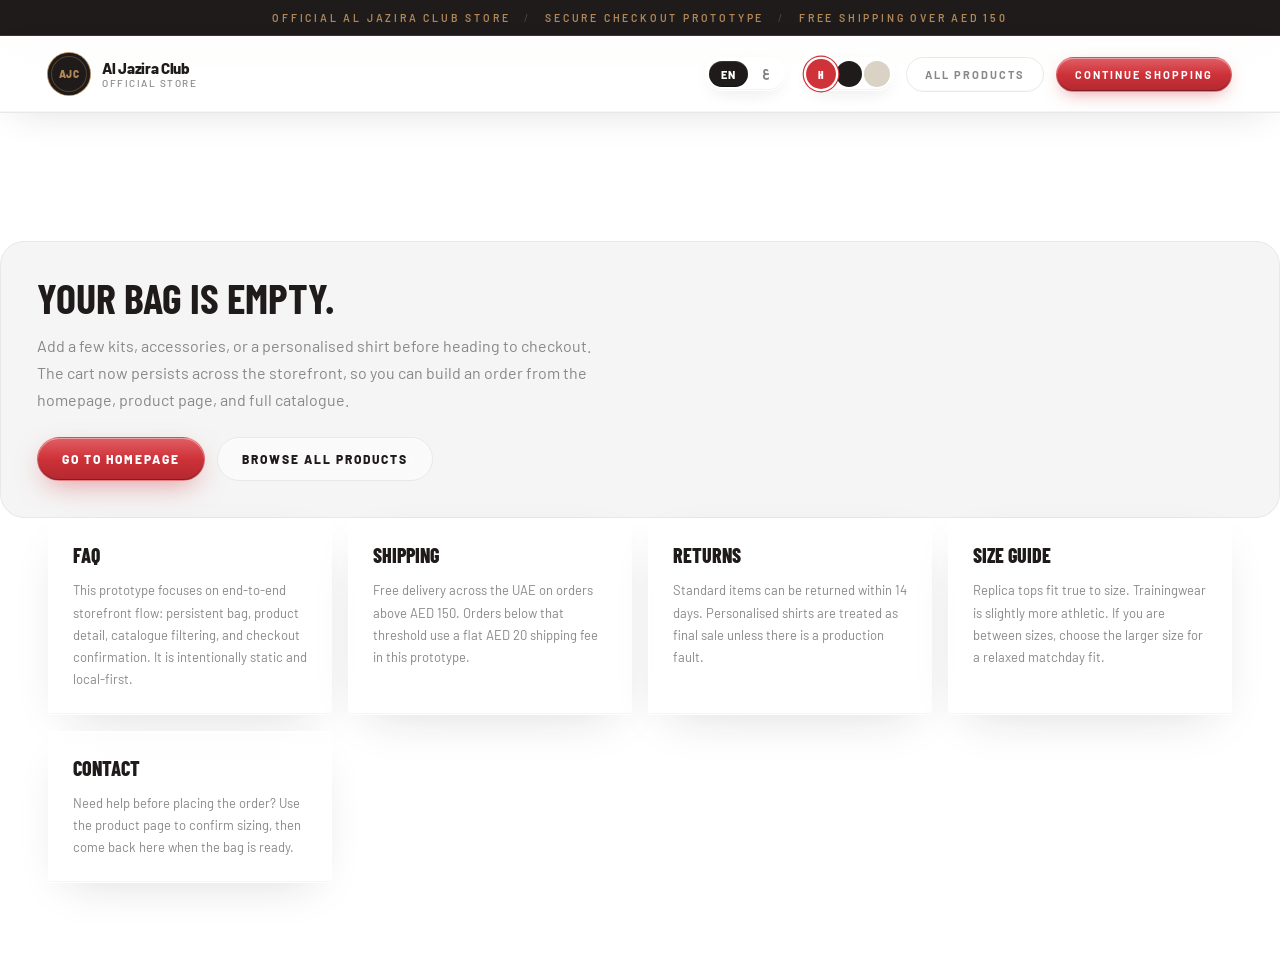
<file: checkout.html>
<!DOCTYPE html>
<html lang="en">
<head>
  <meta charset="UTF-8" />
  <meta name="viewport" content="width=device-width, initial-scale=1.0" />
  <title>Checkout — Al Jazira Club Official Store</title>
  <script>try{
    var h=document.documentElement;
    h.setAttribute('data-theme',localStorage.getItem('ajc-theme')||'home');
    var l=localStorage.getItem('ajc-lang')||'en';
    h.setAttribute('data-lang',l);
    h.setAttribute('lang',l);
    h.setAttribute('dir',l==='ar'?'rtl':'ltr');
  }catch(e){}</script>
  <link rel="preconnect" href="https://fonts.googleapis.com" />
  <link rel="preconnect" href="https://fonts.gstatic.com" crossorigin />
  <link href="https://fonts.googleapis.com/css2?family=Barlow:wght@300;400;500;600;700;800;900&family=Barlow+Condensed:wght@500;600;700;800;900&display=swap" rel="stylesheet" />
  <link rel="stylesheet" href="lang.css" />
  <script src="lang.js" defer></script>
  <style>
    *, *::before, *::after { box-sizing: border-box; margin: 0; padding: 0; }

    :root {
      --gold: #D03239;
      --gold-dark: #a82026;
      --bronze: #B08759;
      --dark: #1E1B1A;
      --charcoal: #2a2724;
      --mid: #888;
      --light: #f5f5f5;
      --border: #e8e8e8;
      --white: #ffffff;
      --font: 'Barlow', sans-serif;
      --font-display: 'Barlow Condensed', 'Barlow', sans-serif;
      --surface: #ffffff;
      --surface-nav: rgba(255,255,255,0.96);
      --surface-elevated: #f5f5f5;
      --ink: #1E1B1A;
      --ink-muted: #888;
      --rule: #e8e8e8;
    }

    html[data-theme="home"] {
      --surface: #ffffff;
      --surface-nav: rgba(255,255,255,0.96);
      --surface-elevated: #f5f5f5;
      --ink: #1E1B1A;
      --ink-muted: #888;
      --rule: #e8e8e8;
    }

    html[data-theme="away"] {
      --surface: #15120f;
      --surface-nav: rgba(15,13,12,0.92);
      --surface-elevated: #221e1a;
      --ink: #f4eee5;
      --ink-muted: rgba(244,238,229,0.45);
      --rule: rgba(176,135,89,0.18);
      --light: #221e1a;
      --border: rgba(244,238,229,0.08);
      --mid: rgba(244,238,229,0.45);
      --dark: #f4eee5;
      --charcoal: #e5dccb;
    }

    html[data-theme="third"] {
      --surface: #ece6d9;
      --surface-nav: rgba(236,230,217,0.94);
      --surface-elevated: #e0d9c7;
      --ink: #2a2216;
      --ink-muted: #7a6d52;
      --rule: rgba(176,135,89,0.28);
      --light: #e0d9c7;
      --border: rgba(42,34,22,0.12);
    }

    body {
      font-family: var(--font);
      background: var(--surface);
      color: var(--ink);
      transition: background 0.35s ease, color 0.35s ease;
    }

    a { color: inherit; }

    .announcement {
      background: #1E1B1A;
      text-align: center;
      padding: 11px 20px;
      font-size: 10.5px;
      font-weight: 600;
      letter-spacing: 2.8px;
      text-transform: uppercase;
      color: var(--bronze);
      border-bottom: 1px solid rgba(176,135,89,0.22);
    }
    .announcement .sep { color: rgba(176,135,89,0.45); margin: 0 14px; font-weight: 400; }
    html[data-theme="third"] .announcement { background: #2a2216; color: #d9d2c5; border-bottom-color: rgba(176,135,89,0.35); }

    /* NAV (liquid glass) */
    nav.glass-nav {
      position: sticky;
      top: 0;
      z-index: 100;
      background: rgba(255,255,255,0.55);
      backdrop-filter: blur(24px) saturate(1.8);
      -webkit-backdrop-filter: blur(24px) saturate(1.8);
      border-bottom: 1px solid var(--rule);
      box-shadow:
        inset 0 1px 0 rgba(255,255,255,0.85),
        inset 0 -1px 0 rgba(0,0,0,0.04),
        0 10px 40px -16px rgba(30,27,26,0.18);
      transition: background 0.35s ease, border-color 0.35s ease;
    }
    html[data-theme="away"] nav.glass-nav {
      background: rgba(21,18,15,0.55);
      box-shadow:
        inset 0 1px 0 rgba(244,238,229,0.14),
        inset 0 -1px 0 rgba(0,0,0,0.4),
        0 14px 50px -18px rgba(0,0,0,0.6);
    }
    html[data-theme="third"] nav.glass-nav {
      background: rgba(236,230,217,0.55);
      box-shadow:
        inset 0 1px 0 rgba(255,255,255,0.85),
        inset 0 -1px 0 rgba(42,34,22,0.08),
        0 10px 40px -16px rgba(42,34,22,0.18);
    }

    .nav-inner {
      display: flex;
      align-items: center;
      justify-content: space-between;
      gap: 20px;
      padding: 0 48px;
      min-height: 76px;
    }

    .nav-logo {
      display: flex;
      align-items: center;
      gap: 12px;
      text-decoration: none;
    }

    .logo-badge {
      width: 42px;
      height: 42px;
      background: #1E1B1A;
      border-radius: 50%;
      display: flex;
      align-items: center;
      justify-content: center;
      position: relative;
      overflow: hidden;
      box-shadow: 0 0 0 1px var(--bronze), inset 0 0 0 3px #1E1B1A, inset 0 0 0 4px rgba(176,135,89,0.35);
    }

    .logo-badge::after {
      content: 'AJC';
      color: var(--bronze);
      font-size: 10px;
      font-weight: 900;
      letter-spacing: 0.5px;
    }

    .logo-text {
      display: flex;
      flex-direction: column;
      line-height: 1;
    }

    .logo-text strong {
      font-size: 15px;
      font-weight: 800;
      color: var(--ink);
      letter-spacing: -0.3px;
    }

    .logo-text span {
      font-size: 10px;
      font-weight: 500;
      color: var(--ink-muted);
      letter-spacing: 1.5px;
      text-transform: uppercase;
      margin-top: 2px;
    }

    .nav-actions {
      display: flex;
      align-items: center;
      gap: 12px;
      flex-wrap: wrap;
    }

    .kit-theme.glass-pill {
      display: inline-flex;
      align-items: center;
      gap: 2px;
      padding: 3px;
      background: rgba(255,255,255,0.4);
      backdrop-filter: blur(18px) saturate(1.8);
      -webkit-backdrop-filter: blur(18px) saturate(1.8);
      border: 1px solid rgba(255,255,255,0.7);
      border-radius: 100px;
      box-shadow:
        inset 0 1px 0 rgba(255,255,255,0.9),
        inset 0 -1px 1px rgba(0,0,0,0.06),
        0 6px 20px -8px rgba(30,27,26,0.14);
    }
    html[data-theme="away"] .kit-theme.glass-pill {
      background: rgba(21,18,15,0.5);
      border-color: rgba(176,135,89,0.25);
      box-shadow:
        inset 0 1px 0 rgba(244,238,229,0.18),
        inset 0 -1px 1px rgba(0,0,0,0.5),
        0 6px 20px -8px rgba(0,0,0,0.5);
    }
    html[data-theme="third"] .kit-theme.glass-pill {
      background: rgba(236,230,217,0.55);
      border-color: rgba(176,135,89,0.35);
    }

    .kit-theme-btn {
      width: 26px;
      height: 26px;
      border: none;
      border-radius: 50%;
      cursor: pointer;
      display: flex;
      align-items: center;
      justify-content: center;
      font-family: var(--font-display);
      font-size: 10px;
      font-weight: 800;
      color: transparent;
      transition: transform 0.2s, box-shadow 0.2s;
    }

    .kit-theme-btn[data-mode="home"] { background: #D03239; color: #fff; }
    .kit-theme-btn[data-mode="away"] { background: #1E1B1A; color: #B08759; }
    .kit-theme-btn[data-mode="third"] { background: #d9d2c5; color: #2a2216; }
    .kit-theme-btn::after { content: attr(data-label); opacity: 0; transition: opacity 0.2s; color: inherit; }
    .kit-theme-btn.active {
      transform: scale(1.15);
      box-shadow: 0 0 0 2px var(--surface), 0 0 0 3px var(--gold);
    }
    .kit-theme-btn.active::after,
    .kit-theme-btn:hover::after { opacity: 1; }

    .nav-link {
      text-decoration: none;
      font-size: 11px;
      font-weight: 700;
      letter-spacing: 2px;
      text-transform: uppercase;
      color: var(--ink-muted);
      padding: 10px 18px;
      border-radius: 999px;
      border: 1px solid var(--rule);
      background: rgba(255,255,255,0.5);
      backdrop-filter: blur(14px) saturate(1.5);
      -webkit-backdrop-filter: blur(14px) saturate(1.5);
      box-shadow:
        inset 0 1px 0 rgba(255,255,255,0.8),
        inset 0 -1px 0 rgba(0,0,0,0.02);
      transition: border-color 0.2s, color 0.2s, background 0.2s;
    }
    html[data-theme="away"] .nav-link {
      background: rgba(244,238,229,0.04);
      box-shadow: inset 0 1px 0 rgba(244,238,229,0.08), inset 0 -1px 0 rgba(0,0,0,0.25);
    }
    .nav-link:hover { border-color: var(--bronze); color: var(--ink); }

    .nav-link.primary {
      position: relative;
      overflow: hidden;
      color: var(--white);
      border-color: rgba(255,255,255,0.22);
      background:
        linear-gradient(180deg, rgba(255,255,255,0.14) 0%, rgba(255,255,255,0) 52%),
        linear-gradient(180deg, #d9444b 0%, #D03239 45%, #b42830 100%);
      box-shadow:
        inset 0 1px 0 rgba(255,255,255,0.42),
        inset 0 -1px 0 rgba(0,0,0,0.28),
        0 6px 18px -6px rgba(208,50,57,0.5);
    }
    .nav-link.primary:hover { filter: brightness(1.06); }

    .checkout-shell {
      max-width: 1360px;
      margin: 0 auto;
      padding: 56px 48px 72px;
      display: grid;
      grid-template-columns: minmax(0, 1.2fr) minmax(340px, 420px);
      gap: 32px;
      align-items: start;
    }

    .checkout-main,
    .checkout-summary,
    .help-card {
      background: rgba(255,255,255,0.55);
      backdrop-filter: blur(20px) saturate(1.6);
      -webkit-backdrop-filter: blur(20px) saturate(1.6);
      border: 1px solid rgba(255,255,255,0.65);
      border-radius: 4px;
      box-shadow:
        inset 0 1px 0 rgba(255,255,255,0.85),
        inset 0 -1px 0 rgba(0,0,0,0.04),
        0 16px 48px -20px rgba(30,27,26,0.18);
      transition: background 0.35s ease, border-color 0.35s ease;
    }
    html[data-theme="away"] .checkout-main,
    html[data-theme="away"] .checkout-summary,
    html[data-theme="away"] .help-card {
      background: rgba(21,18,15,0.55);
      border-color: rgba(176,135,89,0.22);
      box-shadow:
        inset 0 1px 0 rgba(244,238,229,0.1),
        inset 0 -1px 0 rgba(0,0,0,0.4),
        0 16px 48px -20px rgba(0,0,0,0.5);
    }
    html[data-theme="third"] .checkout-main,
    html[data-theme="third"] .checkout-summary,
    html[data-theme="third"] .help-card {
      background: rgba(236,230,217,0.55);
      border-color: rgba(176,135,89,0.35);
    }

    .checkout-main {
      padding: 36px;
    }

    .checkout-kicker {
      font-size: 11px;
      font-weight: 700;
      letter-spacing: 3px;
      text-transform: uppercase;
      color: var(--bronze);
      margin-bottom: 16px;
    }

    .checkout-title {
      font-family: var(--font-display);
      font-size: clamp(42px, 6vw, 72px);
      font-weight: 800;
      line-height: 0.92;
      text-transform: uppercase;
      margin-bottom: 16px;
    }

    .checkout-sub {
      max-width: 620px;
      font-size: 15px;
      line-height: 1.7;
      color: var(--ink-muted);
      margin-bottom: 32px;
    }

    .checkout-form {
      display: grid;
      gap: 28px;
    }

    .form-section {
      padding-top: 28px;
      border-top: 1px solid var(--rule);
    }

    .form-section:first-child {
      padding-top: 0;
      border-top: none;
    }

    .form-title {
      font-family: var(--font-display);
      font-size: 24px;
      font-weight: 800;
      text-transform: uppercase;
      margin-bottom: 18px;
    }

    .form-grid {
      display: grid;
      grid-template-columns: repeat(2, minmax(0, 1fr));
      gap: 16px;
    }

    .form-row-full { grid-column: 1 / -1; }

    .form-field {
      display: flex;
      flex-direction: column;
      gap: 8px;
    }

    .form-label {
      font-size: 10px;
      font-weight: 700;
      letter-spacing: 1.8px;
      text-transform: uppercase;
      color: var(--ink-muted);
    }

    .form-input,
    .form-select,
    .form-textarea {
      width: 100%;
      border: 1px solid var(--rule);
      border-radius: 2px;
      background: rgba(255,255,255,0.6);
      backdrop-filter: blur(12px) saturate(1.4);
      -webkit-backdrop-filter: blur(12px) saturate(1.4);
      color: var(--ink);
      padding: 14px 16px;
      font: inherit;
      outline: none;
      box-shadow: inset 0 1px 0 rgba(255,255,255,0.8), inset 0 -1px 0 rgba(0,0,0,0.03);
      transition: border-color 0.2s, background 0.2s, box-shadow 0.2s;
    }
    html[data-theme="away"] .form-input,
    html[data-theme="away"] .form-select,
    html[data-theme="away"] .form-textarea {
      background: rgba(244,238,229,0.04);
      box-shadow: inset 0 1px 0 rgba(244,238,229,0.08), inset 0 -1px 0 rgba(0,0,0,0.3);
    }
    .form-input:focus,
    .form-select:focus,
    .form-textarea:focus {
      border-color: var(--bronze);
      background: rgba(176,135,89,0.06);
      box-shadow: inset 0 1px 0 rgba(255,255,255,0.8), 0 0 0 3px rgba(176,135,89,0.15);
    }
    .form-input::placeholder, .form-textarea::placeholder { color: rgba(0,0,0,0.28); }
    html[data-theme="away"] .form-input::placeholder,
    html[data-theme="away"] .form-textarea::placeholder { color: rgba(244,238,229,0.3); }

    .form-textarea {
      min-height: 120px;
      resize: vertical;
    }

    .help-inline {
      display: grid;
      gap: 10px;
      margin-top: 14px;
      font-size: 13px;
      color: var(--ink-muted);
    }

    .checkout-submit {
      display: inline-flex;
      align-items: center;
      justify-content: center;
      gap: 14px;
      border: 1px solid rgba(255,255,255,0.22);
      border-radius: 2px;
      padding: 18px 28px;
      color: #fff;
      font-family: var(--font);
      font-size: 13px;
      font-weight: 800;
      cursor: pointer;
      text-transform: uppercase;
      letter-spacing: 2.5px;
      position: relative;
      overflow: hidden;
      background:
        linear-gradient(180deg, rgba(255,255,255,0.14) 0%, rgba(255,255,255,0) 52%),
        linear-gradient(180deg, #d9444b 0%, #D03239 45%, #b42830 100%);
      backdrop-filter: blur(20px) saturate(1.6);
      -webkit-backdrop-filter: blur(20px) saturate(1.6);
      box-shadow:
        inset 0 1px 0 rgba(255,255,255,0.42),
        inset 0 -1px 0 rgba(0,0,0,0.28),
        0 12px 36px -10px rgba(208,50,57,0.55);
      transition: transform 0.2s ease, filter 0.2s, box-shadow 0.25s, gap 0.25s;
    }
    .checkout-submit::before {
      content: '';
      position: absolute;
      inset: 0;
      background: radial-gradient(ellipse 140% 80% at 50% -40%, rgba(255,255,255,0.35) 0%, rgba(255,255,255,0) 60%);
      pointer-events: none;
    }
    .checkout-submit:hover {
      filter: brightness(1.06);
      transform: translateY(-2px);
      gap: 18px;
      box-shadow:
        inset 0 1px 0 rgba(255,255,255,0.55),
        inset 0 -1px 0 rgba(0,0,0,0.3),
        0 16px 44px -12px rgba(208,50,57,0.75);
    }

    .checkout-summary {
      position: sticky;
      top: 112px;
      padding: 28px;
    }

    .summary-title {
      font-family: var(--font-display);
      font-size: 26px;
      font-weight: 800;
      text-transform: uppercase;
      margin-bottom: 20px;
    }

    .summary-items {
      display: grid;
      gap: 14px;
      margin-bottom: 24px;
    }

    .summary-item {
      display: grid;
      grid-template-columns: 72px 1fr auto;
      gap: 14px;
      align-items: start;
    }

    .summary-item img {
      width: 72px;
      height: 72px;
      border-radius: 14px;
      object-fit: cover;
      background: var(--surface);
    }

    .summary-item-name {
      font-size: 13px;
      font-weight: 700;
      color: var(--ink);
      margin-bottom: 4px;
      line-height: 1.35;
    }

    .summary-item-meta {
      font-size: 12px;
      color: var(--ink-muted);
      line-height: 1.5;
    }

    .summary-item-price {
      font-size: 13px;
      font-weight: 800;
      color: var(--ink);
      white-space: nowrap;
    }

    .summary-totals {
      display: grid;
      gap: 10px;
      padding-top: 20px;
      border-top: 1px solid var(--rule);
    }

    .summary-row {
      display: flex;
      justify-content: space-between;
      gap: 16px;
      font-size: 13px;
      color: var(--ink-muted);
    }

    .summary-row strong {
      color: var(--ink);
      font-size: 15px;
    }

    .summary-pill {
      margin-top: 18px;
      display: inline-flex;
      align-items: center;
      gap: 8px;
      padding: 10px 14px;
      border-radius: 999px;
      border: 1px solid var(--rule);
      color: var(--ink-muted);
      font-size: 12px;
    }

    .success-card,
    .empty-card {
      display: none;
      padding: 36px;
      border-radius: 24px;
      border: 1px solid var(--rule);
      background: var(--surface-elevated);
    }

    .success-card.show,
    .empty-card.show {
      display: block;
    }

    .success-card h2,
    .empty-card h2 {
      font-family: var(--font-display);
      font-size: 42px;
      line-height: 0.95;
      text-transform: uppercase;
      margin-bottom: 14px;
    }

    .success-card p,
    .empty-card p {
      color: var(--ink-muted);
      line-height: 1.7;
      margin-bottom: 24px;
      max-width: 560px;
    }

    .success-actions,
    .empty-actions {
      display: flex;
      gap: 12px;
      flex-wrap: wrap;
    }

    .action-btn {
      text-decoration: none;
      display: inline-flex;
      align-items: center;
      justify-content: center;
      gap: 10px;
      padding: 14px 24px;
      border-radius: 999px;
      border: 1px solid var(--rule);
      color: var(--ink);
      font-size: 12px;
      font-weight: 800;
      text-transform: uppercase;
      letter-spacing: 2px;
      background: rgba(255,255,255,0.5);
      backdrop-filter: blur(14px) saturate(1.5);
      -webkit-backdrop-filter: blur(14px) saturate(1.5);
      box-shadow: inset 0 1px 0 rgba(255,255,255,0.8);
      transition: border-color 0.2s, background 0.2s;
    }
    html[data-theme="away"] .action-btn {
      background: rgba(244,238,229,0.04);
      box-shadow: inset 0 1px 0 rgba(244,238,229,0.08);
    }
    .action-btn:hover { border-color: var(--bronze); }

    .action-btn.primary {
      color: #fff;
      border-color: rgba(255,255,255,0.22);
      background:
        linear-gradient(180deg, rgba(255,255,255,0.14) 0%, rgba(255,255,255,0) 52%),
        linear-gradient(180deg, #d9444b 0%, #D03239 45%, #b42830 100%);
      box-shadow:
        inset 0 1px 0 rgba(255,255,255,0.42),
        inset 0 -1px 0 rgba(0,0,0,0.28),
        0 10px 28px -8px rgba(208,50,57,0.5);
    }
    .action-btn.primary:hover { filter: brightness(1.06); }

    .help-section {
      max-width: 1360px;
      margin: 0 auto 72px;
      padding: 0 48px;
      display: grid;
      grid-template-columns: repeat(4, minmax(0, 1fr));
      gap: 16px;
    }

    .help-card {
      padding: 24px;
    }

    .help-card h3 {
      font-family: var(--font-display);
      font-size: 20px;
      font-weight: 800;
      text-transform: uppercase;
      margin-bottom: 12px;
    }

    .help-card p {
      font-size: 13px;
      line-height: 1.7;
      color: var(--ink-muted);
    }

    /* Floating glass scroll-to-top */
    .scroll-top {
      position: fixed;
      bottom: 28px;
      right: 28px;
      z-index: 80;
      width: 48px;
      height: 48px;
      border-radius: 50%;
      background: rgba(255,255,255,0.55);
      backdrop-filter: blur(22px) saturate(1.8);
      -webkit-backdrop-filter: blur(22px) saturate(1.8);
      border: 1px solid rgba(255,255,255,0.7);
      box-shadow:
        inset 0 1px 0 rgba(255,255,255,0.9),
        inset 0 -1px 2px rgba(0,0,0,0.08),
        0 12px 30px -10px rgba(30,27,26,0.25);
      display: flex;
      align-items: center;
      justify-content: center;
      cursor: pointer;
      color: var(--ink);
      font-size: 18px;
      opacity: 0;
      transform: translateY(8px);
      pointer-events: none;
      transition: opacity 0.25s ease, transform 0.25s ease;
    }
    .scroll-top.visible { opacity: 1; transform: translateY(0); pointer-events: auto; }
    html[data-theme="away"] .scroll-top {
      background: rgba(21,18,15,0.6);
      border-color: rgba(176,135,89,0.3);
      color: var(--bronze);
    }

    .toast {
      position: fixed;
      bottom: 32px;
      left: 50%;
      transform: translateX(-50%) translateY(20px);
      background: var(--ink);
      color: var(--surface);
      font-size: 13px;
      font-weight: 600;
      padding: 12px 20px;
      border-radius: 100px;
      z-index: 600;
      opacity: 0;
      transition: opacity 0.25s ease, transform 0.25s ease;
      white-space: nowrap;
      pointer-events: none;
    }

    .toast.show { opacity: 1; transform: translateX(-50%) translateY(0); }

    @media (max-width: 1080px) {
      .checkout-shell {
        grid-template-columns: 1fr;
      }

      .checkout-summary {
        position: static;
      }

      .help-section {
        grid-template-columns: repeat(2, minmax(0, 1fr));
      }
    }

    @media (max-width: 720px) {
      .nav-inner,
      .checkout-shell,
      .help-section {
        padding-left: 20px;
        padding-right: 20px;
      }

      .form-grid,
      .help-section {
        grid-template-columns: 1fr;
      }

      .checkout-main,
      .checkout-summary,
      .success-card,
      .empty-card {
        padding: 24px;
      }
    }
  </style>
</head>
<body>
  <div class="announcement"><span data-t="announcement.line2">Official Al Jazira Club Store</span><span class="sep">/</span><span data-t="announcement.check">Secure Checkout Prototype</span><span class="sep">/</span><span data-t="announcement.ship">Free Shipping Over AED 150</span></div>

  <nav class="glass-nav">
    <div class="nav-inner">
      <a class="nav-logo" href="index.html">
        <div class="logo-badge"></div>
        <div class="logo-text">
          <strong data-t="brand.full">Al Jazira Club</strong>
          <span data-t="brand.tag">Official Store</span>
        </div>
      </a>
      <div class="nav-actions">
        <div class="lang-toggle" role="tablist" aria-label="Language">
          <button class="lang-toggle-btn" data-lang="en" type="button">EN</button>
          <button class="lang-toggle-btn" data-lang="ar" type="button">ع</button>
        </div>
        <div class="kit-theme glass-pill" role="tablist" aria-label="Kit theme">
          <button class="kit-theme-btn active" data-mode="home" data-label="H" title="Home Kit" type="button"></button>
          <button class="kit-theme-btn" data-mode="away" data-label="A" title="Away Kit" type="button"></button>
          <button class="kit-theme-btn" data-mode="third" data-label="3" title="Third Kit" type="button"></button>
        </div>
        <a class="nav-link" href="all-products.html" data-t="nav.all">All Products</a>
        <a class="nav-link primary" href="index.html" data-t="nav.continue">Continue Shopping</a>
      </div>
    </div>
  </nav>

  <main>
    <div class="checkout-shell">
      <section class="checkout-main" id="checkoutMain">
        <div class="checkout-kicker" data-t="co.kicker">Matchday Delivery</div>
        <h1 class="checkout-title"><span data-t="co.title.1">Secure Your</span><br /><span data-t="co.title.2">Order.</span></h1>
        <p class="checkout-sub" data-t="co.sub">This is a high-fidelity checkout prototype. It keeps the same editorial storefront feel, but gives the bag a real final step: order summary, delivery details, payment choice, and an order confirmation that clears the cart.</p>

        <form class="checkout-form" id="checkoutForm">
          <div class="form-section">
            <h2 class="form-title" data-t="co.contact">Contact</h2>
            <div class="form-grid">
              <div class="form-field">
                <label class="form-label" for="email" data-t="co.email">Email</label>
                <input class="form-input" id="email" type="email" placeholder="you@example.com" required />
              </div>
              <div class="form-field">
                <label class="form-label" for="phone" data-t="co.phone">Phone</label>
                <input class="form-input" id="phone" type="tel" placeholder="+971 50 000 0000" required />
              </div>
            </div>
          </div>

          <div class="form-section">
            <h2 class="form-title" data-t="co.delivery">Delivery</h2>
            <div class="form-grid">
              <div class="form-field">
                <label class="form-label" for="firstName" data-t="co.firstname">First Name</label>
                <input class="form-input" id="firstName" type="text" placeholder="Tobias" required />
              </div>
              <div class="form-field">
                <label class="form-label" for="lastName" data-t="co.lastname">Last Name</label>
                <input class="form-input" id="lastName" type="text" placeholder="Lundgren" required />
              </div>
              <div class="form-field form-row-full">
                <label class="form-label" for="address" data-t="co.address">Street Address</label>
                <input class="form-input" id="address" type="text" placeholder="Saadiyat Beach Villas, Street 7, Villa 12" required />
              </div>
              <div class="form-field">
                <label class="form-label" for="city" data-t="co.city">City</label>
                <input class="form-input" id="city" type="text" placeholder="Abu Dhabi" required />
              </div>
              <div class="form-field">
                <label class="form-label" for="area" data-t="co.area">Area</label>
                <input class="form-input" id="area" type="text" placeholder="Saadiyat Island" />
              </div>
              <div class="form-field">
                <label class="form-label" for="deliveryWindow" data-t="co.window">Delivery Window</label>
                <select class="form-select" id="deliveryWindow">
                  <option data-t="co.window.nextday">Next day</option>
                  <option data-t="co.window.2-3">2–3 days</option>
                  <option data-t="co.window.evening">Evening delivery</option>
                  <option data-t="co.window.matchday">Matchday pickup</option>
                </select>
              </div>
              <div class="form-field">
                <label class="form-label" for="deliveryNote" data-t="co.note">Delivery Note</label>
                <input class="form-input" id="deliveryNote" type="text" placeholder="Guard gate call ahead" />
              </div>
            </div>
          </div>

          <div class="form-section">
            <h2 class="form-title" data-t="co.payment">Payment</h2>
            <div class="form-grid">
              <div class="form-field">
                <label class="form-label" for="paymentMethod" data-t="co.method">Method</label>
                <select class="form-select" id="paymentMethod">
                  <option>Card ending in 4242</option>
                  <option>Apple Pay</option>
                  <option>Cash on Delivery</option>
                </select>
              </div>
              <div class="form-field">
                <label class="form-label" for="promoCode" data-t="co.promo">Promo Code</label>
                <input class="form-input" id="promoCode" type="text" placeholder="AHLAN10" />
              </div>
              <div class="form-field form-row-full">
                <label class="form-label" for="orderNote" data-t="co.ordernote">Order Note</label>
                <textarea class="form-textarea" id="orderNote" placeholder="Optional: delivery instructions, gift message, or customisation note"></textarea>
              </div>
            </div>
          </div>

          <button class="checkout-submit" id="placeOrderBtn" type="submit"><span data-t="co.submit">Place Prototype Order</span> <span data-t-arrow>→</span></button>
        </form>
      </section>

      <aside class="checkout-summary" id="checkoutSummary">
        <div class="summary-title" data-t="co.sum">Order Summary</div>
        <div class="summary-items" id="summaryItems"></div>
        <div class="summary-totals">
          <div class="summary-row"><span data-t="co.sub.total">Subtotal</span><span id="subtotalValue">AED 0</span></div>
          <div class="summary-row"><span data-t="co.shipping">Shipping</span><span id="shippingValue">AED 0</span></div>
          <div class="summary-row"><span data-t="co.custom">Personalised items</span><span id="customValue">None</span></div>
          <div class="summary-row"><strong data-t="co.total">Total</strong><strong id="totalValue">AED 0</strong></div>
        </div>
        <div class="summary-pill" id="summaryPill">0 <span data-t="co.inbag">items in bag</span></div>
      </aside>
    </div>

    <section class="success-card" id="successCard">
      <h2 data-t="co.placed.title">Order Placed.</h2>
      <p data-t="co.placed.body">Your prototype order has been submitted and the bag has been cleared. In a live build, this is where we'd hand off to payment confirmation, email receipt, and fulfilment tracking.</p>
      <div class="success-actions">
        <a class="action-btn primary" href="index.html" data-t="co.back">Back to Home</a>
        <a class="action-btn" href="all-products.html" data-t="co.keep">Keep Shopping</a>
      </div>
    </section>

    <section class="empty-card" id="emptyCard">
      <h2 data-t="co.empty.title">Your Bag Is Empty.</h2>
      <p data-t="co.empty.body">Add a few kits, accessories, or a personalised shirt before heading to checkout. The cart now persists across the storefront, so you can build an order from the homepage, product page, and full catalogue.</p>
      <div class="empty-actions">
        <a class="action-btn primary" href="index.html" data-t="co.home">Go to Homepage</a>
        <a class="action-btn" href="all-products.html" data-t="co.browse">Browse All Products</a>
      </div>
    </section>

    <section class="help-section">
      <article class="help-card" id="faq">
        <h3 data-t="co.help.faq">FAQ</h3>
        <p data-t="co.help.faq.body">This prototype focuses on end-to-end storefront flow: persistent bag, product detail, catalogue filtering, and checkout confirmation. It is intentionally static and local-first.</p>
      </article>
      <article class="help-card" id="shipping">
        <h3 data-t="co.help.ship">Shipping</h3>
        <p data-t="co.help.ship.body">Free delivery across the UAE on orders above AED 150. Orders below that threshold use a flat AED 20 shipping fee in this prototype.</p>
      </article>
      <article class="help-card" id="returns">
        <h3 data-t="co.help.ret">Returns</h3>
        <p data-t="co.help.ret.body">Standard items can be returned within 14 days. Personalised shirts are treated as final sale unless there is a production fault.</p>
      </article>
      <article class="help-card" id="size-guide">
        <h3 data-t="co.help.size">Size Guide</h3>
        <p data-t="co.help.size.body">Replica tops fit true to size. Trainingwear is slightly more athletic. If you are between sizes, choose the larger size for a relaxed matchday fit.</p>
      </article>
      <article class="help-card" id="contact">
        <h3 data-t="co.help.contact">Contact</h3>
        <p data-t="co.help.contact.body">Need help before placing the order? Use the product page to confirm sizing, then come back here when the bag is ready.</p>
      </article>
    </section>
  </main>

  <button class="scroll-top" id="scrollTop" aria-label="Scroll to top">↑</button>

  <div class="toast" id="toast"></div>

  <script>
    const CART_STORAGE_KEY = 'ajc-cart-v1';
    const APPAREL_CATEGORIES = new Set(['Match Kit', 'Training', 'Kids', 'Lifestyle']);
    let toastTimer;

    function getDefaultSize(category) {
      return APPAREL_CATEGORIES.has(category) ? 'M' : 'One Size';
    }

    function normalizeCartItem(item) {
      return {
        ...item,
        size: item.custom ? (item.size || '') : (item.size || getDefaultSize(item.category)),
        qty: Math.max(1, Number(item.qty) || 1),
      };
    }

    function loadCart() {
      try {
        const raw = JSON.parse(localStorage.getItem(CART_STORAGE_KEY) || '[]');
        return Array.isArray(raw) ? raw.map(normalizeCartItem) : [];
      } catch (error) {
        return [];
      }
    }

    function saveCart(cart) {
      try {
        localStorage.setItem(CART_STORAGE_KEY, JSON.stringify(cart));
      } catch (error) {
        // Ignore storage write errors in the static prototype.
      }
    }

    function showToast(message) {
      const toast = document.getElementById('toast');
      toast.textContent = message;
      toast.classList.add('show');
      clearTimeout(toastTimer);
      toastTimer = setTimeout(() => toast.classList.remove('show'), 2400);
    }

    function formatMoney(value) {
      return `AED ${value.toLocaleString()}`;
    }

    function renderCheckout() {
      const cart = loadCart();
      const emptyCard = document.getElementById('emptyCard');
      const successCard = document.getElementById('successCard');
      const checkoutMain = document.getElementById('checkoutMain');
      const checkoutSummary = document.getElementById('checkoutSummary');
      const summaryItems = document.getElementById('summaryItems');

      successCard.classList.remove('show');

      if (cart.length === 0) {
        checkoutMain.style.display = 'none';
        checkoutSummary.style.display = 'none';
        emptyCard.classList.add('show');
        return;
      }

      emptyCard.classList.remove('show');
      checkoutMain.style.display = '';
      checkoutSummary.style.display = '';

      const subtotal = cart.reduce((sum, item) => sum + item.price * item.qty, 0);
      const customisationCount = cart.filter(item => item.custom).reduce((sum, item) => sum + item.qty, 0);
      const shipping = subtotal >= 150 ? 0 : 20;
      const total = subtotal + shipping;
      const itemCount = cart.reduce((sum, item) => sum + item.qty, 0);

      summaryItems.innerHTML = cart.map((item) => `
        <div class="summary-item">
          <img src="${item.img}" alt="${item.name}" />
          <div>
            <div class="summary-item-name">${item.name}</div>
            <div class="summary-item-meta">${[item.category, item.size].filter(Boolean).join(' · ')} · Qty ${item.qty}</div>
          </div>
          <div class="summary-item-price">${formatMoney(item.price * item.qty)}</div>
        </div>
      `).join('');

      document.getElementById('subtotalValue').textContent = formatMoney(subtotal);
      document.getElementById('shippingValue').textContent = shipping === 0 ? 'Free' : formatMoney(shipping);
      document.getElementById('customValue').textContent = customisationCount ? `${customisationCount} item${customisationCount === 1 ? '' : 's'}` : 'None';
      document.getElementById('totalValue').textContent = formatMoney(total);
      document.getElementById('summaryPill').textContent = `${itemCount} item${itemCount === 1 ? '' : 's'} in bag`;
    }

    document.getElementById('checkoutForm').addEventListener('submit', (event) => {
      event.preventDefault();
      const email = document.getElementById('email').value.trim();
      const firstName = document.getElementById('firstName').value.trim();
      if (!email.includes('@') || !firstName) {
        showToast('Please complete the required checkout fields');
        return;
      }

      saveCart([]);
      renderCheckout();
      document.getElementById('emptyCard').classList.remove('show');
      document.getElementById('checkoutMain').style.display = 'none';
      document.getElementById('checkoutSummary').style.display = 'none';
      document.getElementById('successCard').classList.add('show');
      window.scrollTo({ top: 0, behavior: 'smooth' });
      showToast('Prototype order submitted');
    });

    (function initKitTheme() {
      const root = document.documentElement;
      const buttons = document.querySelectorAll('.kit-theme-btn');
      const saved = localStorage.getItem('ajc-theme') || 'home';
      const apply = (mode) => {
        root.setAttribute('data-theme', mode);
        buttons.forEach((button) => button.classList.toggle('active', button.dataset.mode === mode));
        localStorage.setItem('ajc-theme', mode);
      };
      apply(saved);
      buttons.forEach((button) => button.addEventListener('click', () => apply(button.dataset.mode)));
    })();

    renderCheckout();

    window.addEventListener('storage', (event) => {
      if (event.key !== CART_STORAGE_KEY) return;
      renderCheckout();
    });

    // Re-apply language when user toggles EN/AR
    window.addEventListener('ajc-lang-change', () => {
      if (window.AJCLang) window.AJCLang.apply(window.AJCLang.current());
    });

    // ── SCROLL-TO-TOP GLASS CHIP ──
    (function initScrollTop() {
      const btn = document.getElementById('scrollTop');
      if (!btn) return;
      const onScroll = () => btn.classList.toggle('visible', window.scrollY > 480);
      window.addEventListener('scroll', onScroll, { passive: true });
      btn.addEventListener('click', () => window.scrollTo({ top: 0, behavior: 'smooth' }));
    })();
  </script>
</body>
</html>
</file>
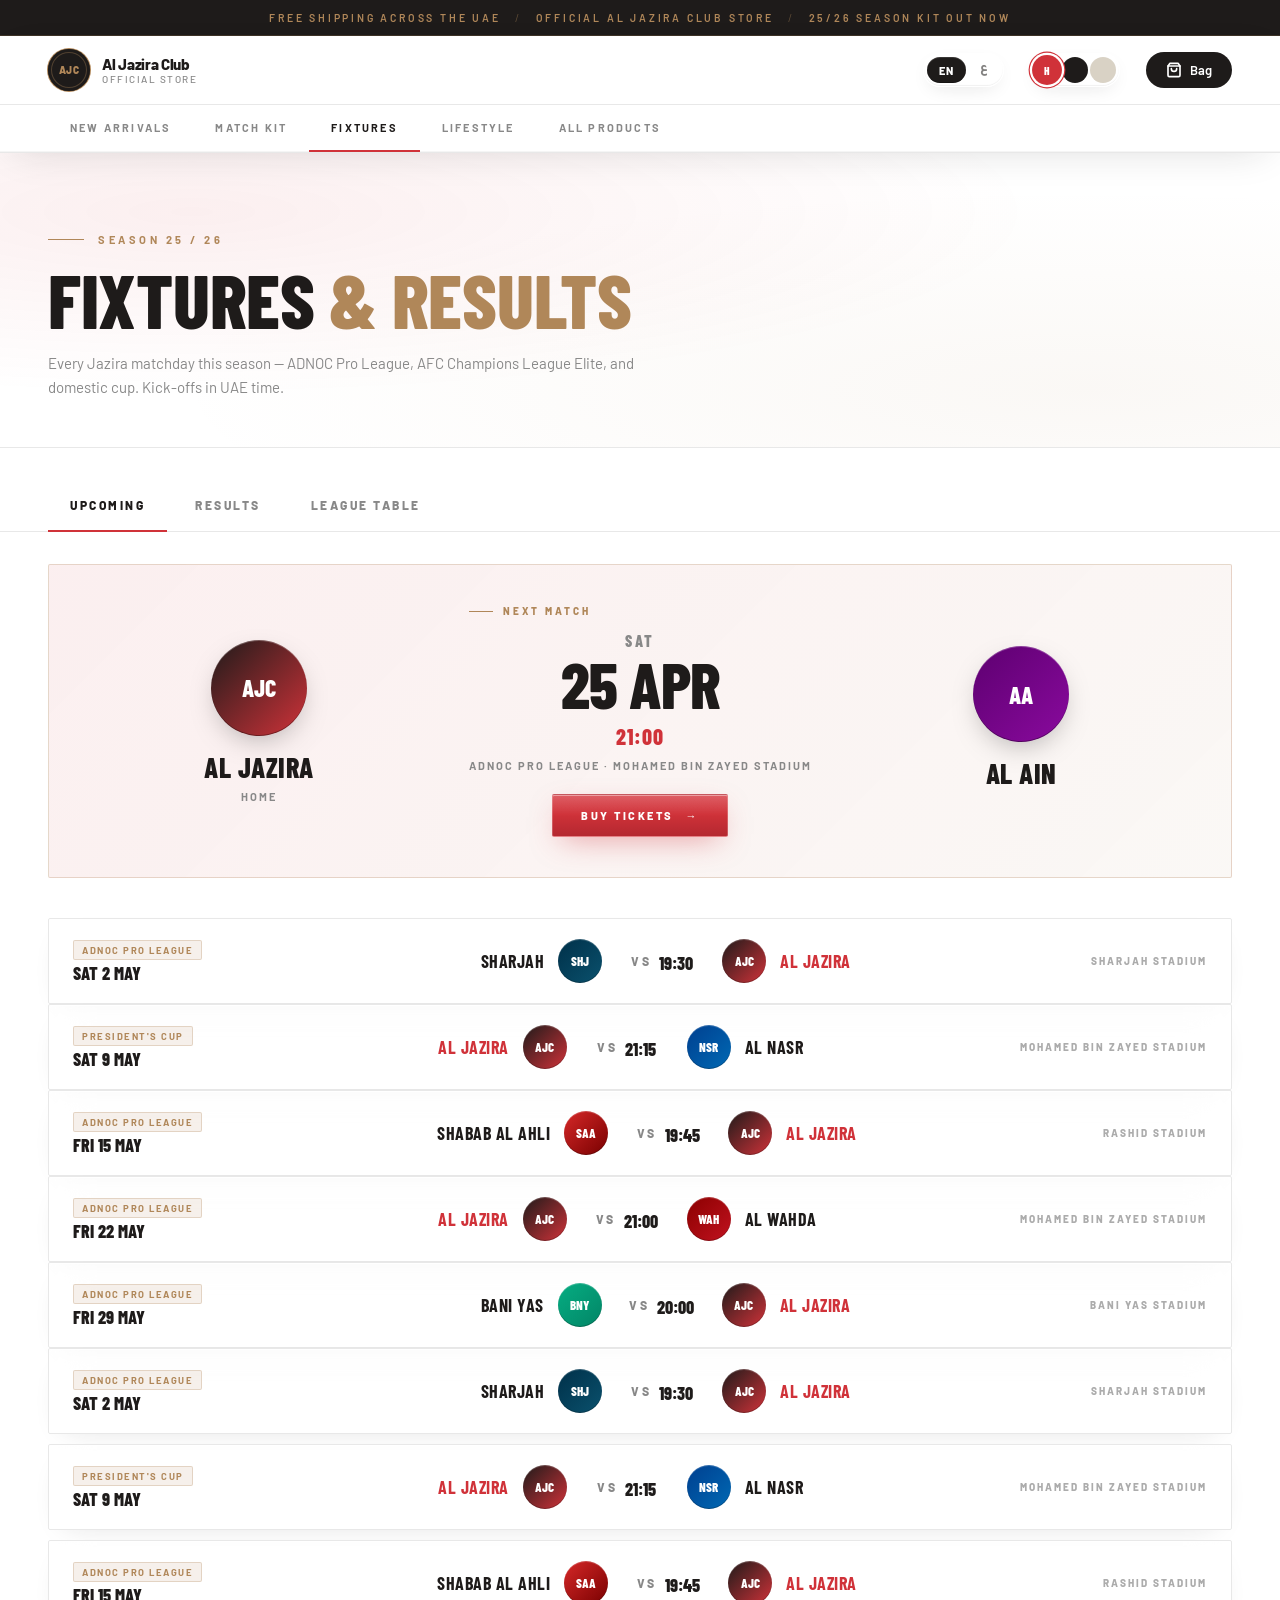
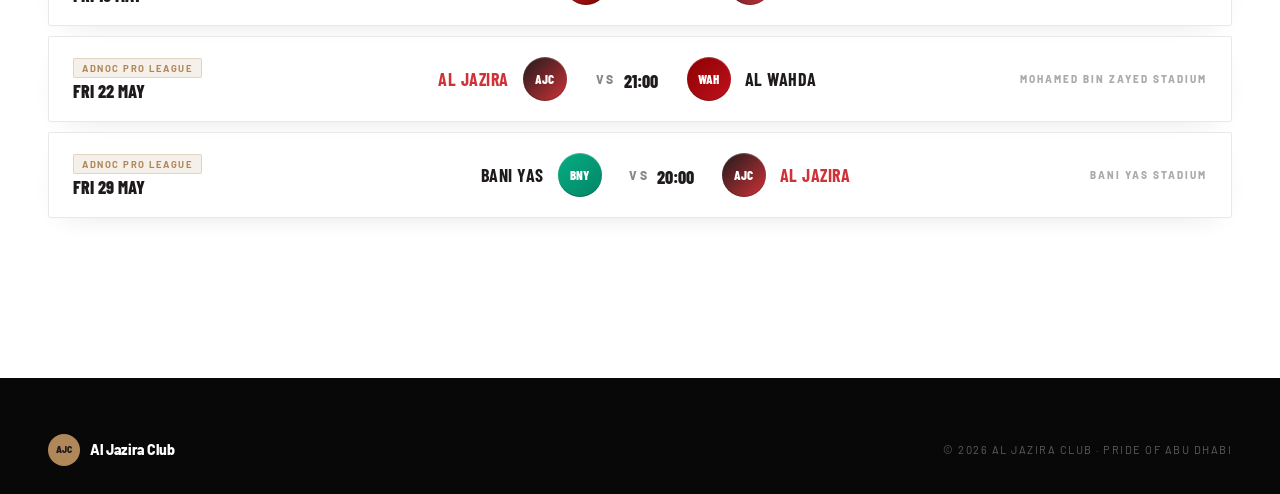
<file: fixtures.html>
<!DOCTYPE html>
<html lang="en">
<head>
  <meta charset="UTF-8" />
  <meta name="viewport" content="width=device-width, initial-scale=1.0" />
  <title>Fixtures &amp; Results — Al Jazira Club</title>
  <script>try{
    var h=document.documentElement;
    h.setAttribute('data-theme',localStorage.getItem('ajc-theme')||'home');
    var l=localStorage.getItem('ajc-lang')||'en';
    h.setAttribute('data-lang',l);
    h.setAttribute('lang',l);
    h.setAttribute('dir',l==='ar'?'rtl':'ltr');
  }catch(e){}</script>
  <link rel="preconnect" href="https://fonts.googleapis.com" />
  <link rel="preconnect" href="https://fonts.gstatic.com" crossorigin />
  <link href="https://fonts.googleapis.com/css2?family=Barlow:wght@300;400;500;600;700;800;900&family=Barlow+Condensed:wght@500;600;700;800;900&display=swap" rel="stylesheet" />
  <link rel="stylesheet" href="lang.css" />
  <script src="lang.js" defer></script>
  <style>
    *, *::before, *::after { box-sizing: border-box; margin: 0; padding: 0; }

    :root {
      --gold: #D03239;
      --gold-dark: #a82026;
      --bronze: #B08759;
      --dark: #1E1B1A;
      --charcoal: #2a2724;
      --mid: #888;
      --light: #f5f5f5;
      --border: #e8e8e8;
      --white: #ffffff;
      --font: 'Barlow', sans-serif;
      --font-display: 'Barlow Condensed', 'Barlow', sans-serif;
      --surface: #ffffff;
      --surface-nav: rgba(255,255,255,0.96);
      --surface-elevated: #f5f5f5;
      --ink: #1E1B1A;
      --ink-muted: #888;
      --rule: #e8e8e8;
    }
    html[data-theme="home"]  { --surface:#ffffff; --surface-nav:rgba(255,255,255,0.96); --surface-elevated:#f5f5f5; --ink:#1E1B1A; --ink-muted:#888; --rule:#e8e8e8; }
    html[data-theme="away"]  { --surface:#15120f; --surface-nav:rgba(15,13,12,0.92); --surface-elevated:#221e1a; --ink:#f4eee5; --ink-muted:rgba(244,238,229,0.45); --rule:rgba(176,135,89,0.18); --light:#221e1a; --border:rgba(244,238,229,0.08); --mid:rgba(244,238,229,0.45); --dark:#f4eee5; --charcoal:#e5dccb; }
    html[data-theme="third"] { --surface:#ece6d9; --surface-nav:rgba(236,230,217,0.94); --surface-elevated:#e0d9c7; --ink:#2a2216; --ink-muted:#7a6d52; --rule:rgba(176,135,89,0.28); --light:#e0d9c7; --border:rgba(42,34,22,0.12); }

    html { scroll-behavior: smooth; }
    body {
      font-family: var(--font);
      background: var(--surface);
      color: var(--ink);
      overflow-x: hidden;
      transition: background 0.35s ease, color 0.35s ease;
    }
    a { color: inherit; }

    /* ANNOUNCEMENT */
    .announcement {
      background: #1E1B1A;
      text-align: center;
      padding: 11px 20px;
      font-size: 10.5px;
      font-weight: 600;
      letter-spacing: 2.8px;
      text-transform: uppercase;
      color: var(--bronze);
      border-bottom: 1px solid rgba(176,135,89,0.22);
    }
    .announcement .sep { color: rgba(176,135,89,0.45); margin: 0 14px; font-weight: 400; }

    /* NAV (glass) */
    nav.glass-nav {
      position: sticky;
      top: 0;
      z-index: 200;
      background: rgba(255,255,255,0.55);
      backdrop-filter: blur(24px) saturate(1.8);
      -webkit-backdrop-filter: blur(24px) saturate(1.8);
      border-bottom: 1px solid var(--rule);
      box-shadow:
        inset 0 1px 0 rgba(255,255,255,0.85),
        inset 0 -1px 0 rgba(0,0,0,0.04),
        0 10px 40px -16px rgba(30,27,26,0.18);
      transition: background 0.35s ease, border-color 0.35s ease;
    }
    html[data-theme="away"] nav.glass-nav { background: rgba(21,18,15,0.55); box-shadow: inset 0 1px 0 rgba(244,238,229,0.14), inset 0 -1px 0 rgba(0,0,0,0.4), 0 14px 50px -18px rgba(0,0,0,0.6); }
    html[data-theme="third"] nav.glass-nav { background: rgba(236,230,217,0.55); }

    .nav-top { display: flex; align-items: center; justify-content: space-between; padding: 0 48px; height: 68px; }
    .nav-logo { display: flex; align-items: center; gap: 12px; text-decoration: none; }
    .logo-badge {
      width: 42px; height: 42px; background: #1E1B1A; border-radius: 50%;
      display: flex; align-items: center; justify-content: center; position: relative; overflow: hidden;
      box-shadow: 0 0 0 1px var(--bronze), inset 0 0 0 3px #1E1B1A, inset 0 0 0 4px rgba(176,135,89,0.35);
    }
    .logo-badge::after {
      content: 'AJC'; color: var(--bronze); font-size: 10px; font-weight: 900; letter-spacing: 0.5px;
    }
    .logo-text { display: flex; flex-direction: column; line-height: 1; }
    .logo-text strong { font-size: 15px; font-weight: 800; color: var(--ink); letter-spacing: -0.3px; }
    .logo-text span { font-size: 10px; font-weight: 500; color: var(--mid); letter-spacing: 1.5px; text-transform: uppercase; margin-top: 2px; }

    .nav-actions { display: flex; align-items: center; gap: 20px; }
    .nav-icon-btn { background: none; border: none; cursor: pointer; padding: 6px; color: var(--ink); border-radius: 50%; }
    .nav-icon-btn:hover { background: var(--light); }
    .cart-btn {
      display: flex; align-items: center; gap: 8px;
      background: #1E1B1A; color: #fff; border: none;
      border-radius: 100px; padding: 10px 20px;
      font-family: var(--font); font-size: 13px; font-weight: 600;
      text-decoration: none;
    }
    html[data-theme="away"] .cart-btn { background: var(--gold); }
    html[data-theme="third"] .cart-btn { background: #2a2216; color: #ece6d9; }

    .nav-cats { border-top: 1px solid var(--rule); display: flex; align-items: center; padding: 0 48px; gap: 0; overflow-x: auto; scrollbar-width: none; }
    .nav-cats::-webkit-scrollbar { display: none; }
    .nav-cat {
      text-decoration: none; color: var(--mid);
      font-size: 11px; font-weight: 700; letter-spacing: 2.2px; text-transform: uppercase;
      padding: 16px 22px; border-bottom: 2px solid transparent;
      transition: color 0.2s, border-color 0.2s; white-space: nowrap;
    }
    .nav-cat:hover { color: var(--ink); border-color: var(--bronze); }
    .nav-cat.active { color: var(--ink); border-color: var(--gold); }

    /* KIT THEME TOGGLE */
    .kit-theme.glass-pill {
      display: inline-flex; align-items: center; gap: 2px; padding: 3px; margin-right: 6px;
      background: rgba(255,255,255,0.4); border: 1px solid rgba(255,255,255,0.7);
      backdrop-filter: blur(18px) saturate(1.8); -webkit-backdrop-filter: blur(18px) saturate(1.8);
      border-radius: 100px;
      box-shadow: inset 0 1px 0 rgba(255,255,255,0.9), inset 0 -1px 1px rgba(0,0,0,0.06), 0 6px 20px -8px rgba(30,27,26,0.14);
    }
    html[data-theme="away"] .kit-theme.glass-pill { background: rgba(21,18,15,0.5); border-color: rgba(176,135,89,0.25); }
    html[data-theme="third"] .kit-theme.glass-pill { background: rgba(236,230,217,0.55); border-color: rgba(176,135,89,0.35); }
    .kit-theme-btn {
      width: 26px; height: 26px; border: none; border-radius: 50%; cursor: pointer;
      display: flex; align-items: center; justify-content: center;
      font-family: var(--font-display); font-size: 10px; font-weight: 800; color: transparent;
      transition: transform 0.2s, box-shadow 0.2s;
    }
    .kit-theme-btn[data-mode="home"]  { background: #D03239; color: #fff; }
    .kit-theme-btn[data-mode="away"]  { background: #1E1B1A; color: #B08759; }
    .kit-theme-btn[data-mode="third"] { background: #d9d2c5; color: #2a2216; }
    .kit-theme-btn::after { content: attr(data-label); opacity: 0; transition: opacity 0.2s; color: inherit; }
    .kit-theme-btn.active { transform: scale(1.15); box-shadow: 0 0 0 2px var(--surface), 0 0 0 3px var(--gold); }
    .kit-theme-btn.active::after, .kit-theme-btn:hover::after { opacity: 1; }

    /* ─── PAGE HERO ─── */
    .page-hero {
      position: relative;
      padding: 80px 48px 48px;
      border-bottom: 1px solid var(--rule);
      overflow: hidden;
    }
    .page-hero::before {
      content: '';
      position: absolute; inset: 0;
      background:
        radial-gradient(ellipse at 15% 20%, rgba(208,50,57,0.08) 0%, rgba(208,50,57,0) 55%),
        radial-gradient(ellipse at 85% 80%, rgba(176,135,89,0.06) 0%, rgba(176,135,89,0) 60%);
      pointer-events: none;
    }
    html[data-theme="away"] .page-hero::before {
      background:
        radial-gradient(ellipse at 15% 20%, rgba(208,50,57,0.16) 0%, rgba(208,50,57,0) 55%),
        radial-gradient(ellipse at 85% 80%, rgba(176,135,89,0.1) 0%, rgba(176,135,89,0) 60%);
    }
    .page-hero-inner { max-width: 1400px; margin: 0 auto; position: relative; }
    .page-hero-kicker {
      display: flex; align-items: center; gap: 14px;
      font-size: 11px; font-weight: 700; letter-spacing: 3.5px; text-transform: uppercase;
      color: var(--bronze); margin-bottom: 18px;
    }
    .page-hero-kicker::before { content: ''; width: 36px; height: 1px; background: var(--bronze); }
    .page-hero-title {
      font-family: var(--font-display);
      font-size: clamp(48px, 6vw, 88px);
      font-weight: 800; letter-spacing: -0.3px; line-height: 0.9;
      text-transform: uppercase; color: var(--ink); margin-bottom: 18px;
    }
    .page-hero-title em { font-style: normal; color: var(--bronze); }
    .page-hero-sub { font-size: 15px; color: var(--ink-muted); max-width: 640px; line-height: 1.6; }

    /* ─── TABS ─── */
    .fx-tabs {
      max-width: 1400px;
      margin: 32px auto 0;
      padding: 0 48px;
      display: flex;
      gap: 6px;
      border-bottom: 1px solid var(--rule);
    }
    .fx-tab {
      background: none; border: none; cursor: pointer;
      font-family: var(--font);
      font-size: 12px; font-weight: 800; letter-spacing: 2.5px; text-transform: uppercase;
      color: var(--ink-muted);
      padding: 18px 22px;
      border-bottom: 2px solid transparent;
      transition: color 0.2s, border-color 0.2s;
      margin-bottom: -1px;
    }
    .fx-tab:hover { color: var(--ink); border-color: var(--bronze); }
    .fx-tab.active { color: var(--ink); border-color: var(--gold); }

    /* ─── FIXTURE CARDS ─── */
    .fx-section {
      max-width: 1400px;
      margin: 0 auto;
      padding: 32px 48px 80px;
    }
    .fx-section:not(.active) { display: none; }

    .fx-list {
      display: grid;
      grid-template-columns: 1fr;
      gap: 10px;
    }

    .fx-card {
      display: grid;
      grid-template-columns: 160px 1fr auto;
      gap: 20px;
      align-items: center;
      padding: 20px 24px;
      background: rgba(255,255,255,0.55);
      backdrop-filter: blur(20px) saturate(1.6);
      -webkit-backdrop-filter: blur(20px) saturate(1.6);
      border: 1px solid var(--rule);
      border-radius: 2px;
      box-shadow: inset 0 1px 0 rgba(255,255,255,0.85), 0 10px 30px -18px rgba(30,27,26,0.18);
      transition: transform 0.2s, box-shadow 0.2s, border-color 0.2s;
    }
    html[data-theme="away"] .fx-card {
      background: rgba(21,18,15,0.55);
      border-color: rgba(176,135,89,0.22);
      box-shadow: inset 0 1px 0 rgba(244,238,229,0.12), 0 10px 30px -18px rgba(0,0,0,0.5);
    }
    html[data-theme="third"] .fx-card { background: rgba(236,230,217,0.55); border-color: rgba(176,135,89,0.35); }
    .fx-card:hover {
      transform: translateY(-2px);
      border-color: var(--bronze);
      box-shadow: inset 0 1px 0 rgba(255,255,255,0.9), 0 14px 36px -14px rgba(176,135,89,0.35);
    }

    .fx-meta {
      display: flex; flex-direction: column; gap: 4px;
      font-size: 11px; font-weight: 700; letter-spacing: 2px; text-transform: uppercase;
      color: var(--ink-muted);
    }
    .fx-meta .fx-date {
      color: var(--ink);
      font-family: var(--font-display);
      font-size: 18px; font-weight: 800; letter-spacing: 0;
      text-transform: uppercase;
      line-height: 1;
    }
    .fx-meta .fx-comp {
      display: inline-block;
      padding: 3px 8px;
      border-radius: 2px;
      background: rgba(176,135,89,0.12);
      border: 1px solid rgba(176,135,89,0.28);
      color: var(--bronze);
      width: max-content;
      font-size: 9.5px;
      letter-spacing: 1.5px;
    }

    .fx-teams {
      display: grid;
      grid-template-columns: 1fr auto 1fr;
      align-items: center;
      gap: 20px;
    }
    .fx-team { display: flex; align-items: center; gap: 14px; }
    .fx-team.home { justify-content: flex-end; text-align: right; }
    .fx-team.away { justify-content: flex-start; text-align: left; }
    .fx-crest {
      width: 44px; height: 44px;
      border-radius: 50%;
      display: flex; align-items: center; justify-content: center;
      font-family: var(--font-display);
      font-size: 13px;
      font-weight: 800;
      letter-spacing: 0;
      color: #fff;
      flex-shrink: 0;
      position: relative;
      box-shadow: inset 0 1px 0 rgba(255,255,255,0.2), inset 0 -1px 0 rgba(0,0,0,0.25);
    }
    .fx-team .fx-name {
      font-family: var(--font-display);
      font-size: 18px;
      font-weight: 700;
      letter-spacing: 0.5px;
      text-transform: uppercase;
      color: var(--ink);
    }
    .fx-team .fx-name.jazira { color: var(--gold); }
    html[data-theme="away"] .fx-team .fx-name.jazira { color: var(--bronze); }

    .fx-score {
      font-family: var(--font-display);
      font-weight: 800;
      font-size: 34px;
      letter-spacing: -1px;
      color: var(--ink);
      text-align: center;
      min-width: 80px;
      display: flex;
      align-items: center;
      justify-content: center;
      gap: 8px;
    }
    .fx-score .sep {
      color: var(--bronze);
      font-weight: 400;
    }
    .fx-score.vs {
      font-family: var(--font);
      font-size: 12px;
      font-weight: 800;
      letter-spacing: 2.5px;
      color: var(--ink-muted);
    }
    .fx-score.vs small { display: block; font-size: 18px; font-family: var(--font-display); color: var(--ink); letter-spacing: 0; margin-top: 4px; }

    .fx-status {
      display: flex; flex-direction: column; align-items: flex-end; gap: 6px;
      font-size: 10px; font-weight: 800; letter-spacing: 2px; text-transform: uppercase;
      color: var(--ink-muted);
    }
    .fx-result-pill {
      display: inline-flex;
      align-items: center;
      gap: 6px;
      padding: 5px 10px;
      border-radius: 2px;
      font-size: 9.5px;
      letter-spacing: 1.6px;
      color: #fff;
    }
    .fx-result-pill.w { background: #1f7a3a; }
    .fx-result-pill.l { background: var(--gold); }
    .fx-result-pill.d { background: #887a55; }
    .fx-venue { opacity: 0.7; }

    /* NEXT MATCH HERO (inside Upcoming tab) */
    .fx-next {
      margin-bottom: 40px;
      padding: 40px;
      background: linear-gradient(135deg, rgba(208,50,57,0.08) 0%, rgba(176,135,89,0.06) 100%);
      border: 1px solid rgba(176,135,89,0.28);
      border-radius: 2px;
      position: relative;
      overflow: hidden;
    }
    html[data-theme="away"] .fx-next {
      background: linear-gradient(135deg, rgba(208,50,57,0.18) 0%, rgba(176,135,89,0.1) 100%);
    }
    .fx-next-inner {
      display: grid;
      grid-template-columns: 1fr auto 1fr;
      align-items: center;
      gap: 40px;
      position: relative;
      z-index: 1;
    }
    .fx-next-kicker {
      display: flex; align-items: center; gap: 10px;
      font-size: 10px; font-weight: 800; letter-spacing: 3px; text-transform: uppercase;
      color: var(--bronze);
      margin-bottom: 14px;
    }
    .fx-next-kicker::before { content: ''; width: 24px; height: 1px; background: var(--bronze); }
    .fx-next-team {
      text-align: center;
    }
    .fx-next-team .fx-crest {
      width: 96px; height: 96px;
      font-size: 24px;
      margin: 0 auto 14px;
      box-shadow: inset 0 1px 0 rgba(255,255,255,0.25), inset 0 -1px 0 rgba(0,0,0,0.35), 0 10px 30px -10px rgba(0,0,0,0.35);
    }
    .fx-next-name {
      font-family: var(--font-display);
      font-size: 28px;
      font-weight: 800;
      text-transform: uppercase;
      color: var(--ink);
      letter-spacing: 0.5px;
    }
    .fx-next-meta { font-size: 11px; font-weight: 700; letter-spacing: 2px; text-transform: uppercase; color: var(--ink-muted); margin-top: 6px; }
    .fx-next-vs {
      text-align: center;
    }
    .fx-next-vs .day {
      font-family: var(--font-display);
      font-size: 16px; font-weight: 800; letter-spacing: 2.5px; text-transform: uppercase;
      color: var(--ink-muted);
      margin-bottom: 4px;
    }
    .fx-next-vs .date {
      font-family: var(--font-display);
      font-size: clamp(40px, 5vw, 64px);
      font-weight: 800; letter-spacing: -1px;
      line-height: 0.95;
      color: var(--ink);
    }
    .fx-next-vs .kick {
      font-family: var(--font-display);
      font-size: 22px;
      font-weight: 800;
      color: var(--gold);
      margin-top: 8px;
      letter-spacing: 1px;
    }
    .fx-next-cta {
      margin-top: 22px;
      display: inline-flex; align-items: center; gap: 12px;
      padding: 14px 28px;
      background: linear-gradient(180deg, rgba(255,255,255,0.14) 0%, rgba(255,255,255,0) 52%), linear-gradient(180deg, #d9444b 0%, #D03239 45%, #b42830 100%);
      color: #fff;
      text-decoration: none;
      font-size: 11px; font-weight: 800; letter-spacing: 2.5px; text-transform: uppercase;
      border: 1px solid rgba(255,255,255,0.22);
      border-radius: 2px;
      box-shadow: inset 0 1px 0 rgba(255,255,255,0.4), 0 10px 30px -10px rgba(208,50,57,0.5);
      transition: gap 0.25s, filter 0.2s;
    }
    .fx-next-cta:hover { gap: 18px; filter: brightness(1.06); }

    /* ─── LEAGUE TABLE ─── */
    .fx-table-wrap {
      background: rgba(255,255,255,0.55);
      backdrop-filter: blur(20px) saturate(1.6);
      -webkit-backdrop-filter: blur(20px) saturate(1.6);
      border: 1px solid var(--rule);
      border-radius: 2px;
      box-shadow: inset 0 1px 0 rgba(255,255,255,0.85), 0 10px 30px -18px rgba(30,27,26,0.18);
      overflow-x: auto;
    }
    html[data-theme="away"] .fx-table-wrap { background: rgba(21,18,15,0.55); border-color: rgba(176,135,89,0.22); }
    html[data-theme="third"] .fx-table-wrap { background: rgba(236,230,217,0.55); }
    .fx-table {
      width: 100%;
      border-collapse: collapse;
      min-width: 680px;
    }
    .fx-table thead th {
      font-size: 10px;
      font-weight: 800;
      letter-spacing: 2.2px;
      text-transform: uppercase;
      color: var(--bronze);
      text-align: right;
      padding: 16px 12px;
      border-bottom: 1px solid rgba(176,135,89,0.2);
      background: rgba(176,135,89,0.04);
    }
    .fx-table thead th:first-child,
    .fx-table thead th.team-col { text-align: left; }
    .fx-table tbody td {
      padding: 14px 12px;
      font-size: 13px;
      color: var(--ink);
      border-bottom: 1px solid rgba(176,135,89,0.08);
      font-family: var(--font-display);
      font-weight: 700;
      text-align: right;
    }
    .fx-table tbody td:first-child { font-weight: 800; width: 40px; color: var(--ink-muted); }
    .fx-table tbody td.team {
      text-align: left;
      display: flex; align-items: center; gap: 12px;
    }
    .fx-table tbody td.team .fx-crest { width: 28px; height: 28px; font-size: 9px; }
    .fx-table tbody tr.jazira-row {
      background: rgba(208,50,57,0.08);
    }
    .fx-table tbody tr.jazira-row td { color: var(--ink); }
    .fx-table tbody tr.jazira-row td:first-child {
      color: var(--gold);
      font-size: 16px;
    }
    html[data-theme="away"] .fx-table tbody tr.jazira-row { background: rgba(208,50,57,0.18); }
    html[data-theme="away"] .fx-table tbody tr.jazira-row td:first-child { color: var(--bronze); }
    .fx-table tbody td.pts { color: var(--ink); font-size: 15px; font-weight: 800; }
    .fx-form {
      display: inline-flex; gap: 3px;
    }
    .fx-form span {
      width: 16px; height: 16px;
      border-radius: 3px;
      font-size: 9px; font-weight: 800;
      display: flex; align-items: center; justify-content: center;
      color: #fff;
      font-family: var(--font);
    }
    .fx-form .w { background: #1f7a3a; }
    .fx-form .l { background: var(--gold); }
    .fx-form .d { background: #887a55; }

    /* ─── LOCAL RESPONSIVE ─── */
    @media (max-width: 860px) {
      .fx-card { grid-template-columns: 1fr; gap: 14px; }
      .fx-meta { flex-direction: row; align-items: center; gap: 12px; }
      .fx-meta .fx-date { font-size: 14px; }
      .fx-teams { grid-template-columns: 1fr auto 1fr; }
      .fx-team.home, .fx-team.away { justify-content: center; gap: 10px; text-align: center; flex-direction: column; }
      .fx-team .fx-name { font-size: 14px; }
      .fx-crest { width: 48px; height: 48px; font-size: 13px; }
      .fx-score { font-size: 26px; min-width: 60px; }
      .fx-status { align-items: center; }
      .fx-next { padding: 28px 20px; }
      .fx-next-inner { grid-template-columns: 1fr; gap: 20px; }
      .fx-next-team .fx-crest { width: 72px; height: 72px; font-size: 18px; }
      .fx-next-vs .date { font-size: 44px; }
    }

    /* SCROLL-TOP */
    .scroll-top {
      position: fixed; bottom: 28px; right: 28px; z-index: 80;
      width: 48px; height: 48px; border-radius: 50%;
      background: rgba(255,255,255,0.55);
      backdrop-filter: blur(22px) saturate(1.8);
      -webkit-backdrop-filter: blur(22px) saturate(1.8);
      border: 1px solid rgba(255,255,255,0.7);
      box-shadow: inset 0 1px 0 rgba(255,255,255,0.9), 0 12px 30px -10px rgba(30,27,26,0.25);
      display: flex; align-items: center; justify-content: center;
      cursor: pointer; color: var(--ink); font-size: 18px;
      opacity: 0; transform: translateY(8px); pointer-events: none;
      transition: opacity 0.25s, transform 0.25s;
    }
    .scroll-top.visible { opacity: 1; transform: translateY(0); pointer-events: auto; }

    /* FOOTER (minimal) */
    footer {
      background: #080808;
      padding: 56px 48px 28px;
      margin-top: 80px;
    }
    .footer-inner {
      max-width: 1400px; margin: 0 auto;
      display: flex; justify-content: space-between; align-items: center;
      flex-wrap: wrap; gap: 20px;
    }
    .footer-brand { display: flex; align-items: center; gap: 10px; }
    .footer-logo-badge {
      width: 32px; height: 32px; background: var(--bronze);
      border-radius: 50%;
      display: flex; align-items: center; justify-content: center;
      font-size: 8.5px; font-weight: 900; color: #1E1B1A;
    }
    .footer-logo-text { font-size: 14px; font-weight: 800; color: #fff; }
    .footer-copy { font-size: 11px; color: rgba(255,255,255,0.35); letter-spacing: 1.5px; text-transform: uppercase; }
  </style>
</head>
<body>

  <!-- ANNOUNCEMENT -->
  <div class="announcement">
    <span data-t="announcement.line">Free Shipping Across the UAE</span><span class="sep">/</span><span data-t="announcement.line2">Official Al Jazira Club Store</span><span class="sep">/</span><span data-t="announcement.line3">25/26 Season Kit Out Now</span>
  </div>

  <!-- NAV -->
  <nav class="glass-nav">
    <div class="nav-top">
      <a class="nav-logo" href="index.html">
        <div class="logo-badge"></div>
        <div class="logo-text">
          <strong data-t="brand.full">Al Jazira Club</strong>
          <span data-t="brand.tag">Official Store</span>
        </div>
      </a>
      <div class="nav-actions">
        <div class="lang-toggle" role="tablist" aria-label="Language">
          <button class="lang-toggle-btn" data-lang="en">EN</button>
          <button class="lang-toggle-btn" data-lang="ar">ع</button>
        </div>
        <div class="kit-theme glass-pill" role="tablist" aria-label="Kit theme">
          <button class="kit-theme-btn active" data-mode="home" data-label="H" title="Home Kit"></button>
          <button class="kit-theme-btn" data-mode="away" data-label="A" title="Away Kit"></button>
          <button class="kit-theme-btn" data-mode="third" data-label="3" title="Third Kit"></button>
        </div>
        <a class="cart-btn" href="checkout.html">
          <svg width="16" height="16" viewBox="0 0 24 24" fill="none" stroke="currentColor" stroke-width="2.5" stroke-linecap="round" stroke-linejoin="round"><path d="M6 2L3 6v14a2 2 0 0 0 2 2h14a2 2 0 0 0 2-2V6l-3-4z"/><line x1="3" y1="6" x2="21" y2="6"/><path d="M16 10a4 4 0 0 1-8 0"/></svg>
          <span data-t="nav.bag">Bag</span>
        </a>
      </div>
    </div>
    <div class="nav-cats">
      <a href="index.html#section-new" class="nav-cat" data-t="nav.new">New Arrivals</a>
      <a href="index.html#section-matchkit" class="nav-cat" data-t="nav.matchkit">Match Kit</a>
      <a href="fixtures.html" class="nav-cat active" data-t="nav.fixtures">Fixtures</a>
      <a href="index.html#section-lifestyle" class="nav-cat" data-t="nav.lifestyle">Lifestyle</a>
      <a href="all-products.html" class="nav-cat" data-t="nav.all">All Products</a>
    </div>
  </nav>

  <!-- PAGE HERO -->
  <section class="page-hero">
    <div class="page-hero-inner">
      <div class="page-hero-kicker" data-t="fx.kicker">Season 25 / 26</div>
      <h1 class="page-hero-title"><span data-t="fx.title.1">Fixtures</span> <em data-t="fx.title.2">&amp; Results</em></h1>
      <p class="page-hero-sub" data-t="fx.sub">Every Jazira matchday this season — ADNOC Pro League, AFC Champions League Elite, and domestic cup. Kick-offs in UAE time.</p>
    </div>
  </section>

  <!-- TABS -->
  <div class="fx-tabs" role="tablist">
    <button class="fx-tab active" data-tab="upcoming" data-t="fx.tab.upcoming">Upcoming</button>
    <button class="fx-tab" data-tab="results" data-t="fx.tab.results">Results</button>
    <button class="fx-tab" data-tab="table" data-t="fx.tab.table">League Table</button>
  </div>

  <!-- UPCOMING -->
  <section class="fx-section active" id="tab-upcoming"></section>

  <!-- RESULTS -->
  <section class="fx-section" id="tab-results"></section>

  <!-- LEAGUE TABLE -->
  <section class="fx-section" id="tab-table"></section>

  <footer>
    <div class="footer-inner">
      <div class="footer-brand">
        <div class="footer-logo-badge">AJC</div>
        <div class="footer-logo-text" data-t="brand.full">Al Jazira Club</div>
      </div>
      <div class="footer-copy" data-t="ft.copy">© 2026 Al Jazira Club · Pride of Abu Dhabi</div>
    </div>
  </footer>

  <button class="scroll-top" id="scrollTop" aria-label="Scroll to top">↑</button>

  <script>
    /* ─── CLUB DATA ─── */
    // Each club has colors and a 2-3 letter monogram for the crest
    const CLUBS = {
      'al-jazira':       { name: 'Al Jazira',      ar: 'الجزيرة',      mono: 'AJC', bg1: '#1E1B1A', bg2: '#D03239' },
      'al-ain':          { name: 'Al Ain',         ar: 'العين',        mono: 'AA',  bg1: '#5d0070', bg2: '#8a0a9e' },
      'shabab-al-ahli':  { name: 'Shabab Al Ahli', ar: 'شباب الأهلي', mono: 'SAA', bg1: '#d62828', bg2: '#780000' },
      'al-wasl':         { name: 'Al Wasl',        ar: 'الوصل',        mono: 'WSL', bg1: '#ffb703', bg2: '#fb8500' },
      'al-wahda':        { name: 'Al Wahda',       ar: 'الوحدة',       mono: 'WAH', bg1: '#8b0000', bg2: '#c1121f' },
      'sharjah':         { name: 'Sharjah',        ar: 'الشارقة',      mono: 'SHJ', bg1: '#003049', bg2: '#0a516d' },
      'al-nasr':         { name: 'Al Nasr',        ar: 'النصر',        mono: 'NSR', bg1: '#003f8f', bg2: '#0069b4' },
      'dibba':           { name: 'Dibba',          ar: 'دبا',          mono: 'DBA', bg1: '#2a9d8f', bg2: '#166a60' },
      'bani-yas':        { name: 'Bani Yas',       ar: 'بني ياس',      mono: 'BNY', bg1: '#06ad82', bg2: '#028566' },
      'ajman':           { name: 'Ajman',          ar: 'عجمان',        mono: 'AJM', bg1: '#d00000', bg2: '#9d0208' },
      'khor-fakkan':     { name: 'Khor Fakkan',    ar: 'خورفكان',      mono: 'KHF', bg1: '#f4a261', bg2: '#e76f51' },
      'al-bataeh':       { name: 'Al Bataeh',      ar: 'البطائح',      mono: 'BTH', bg1: '#5e548e', bg2: '#231942' },
      'kalba':           { name: 'Kalba',          ar: 'كلباء',        mono: 'KBA', bg1: '#264653', bg2: '#1b2a32' },
      'emirates':        { name: 'Emirates',       ar: 'الإمارات',     mono: 'EMR', bg1: '#118ab2', bg2: '#073b4c' },
    };

    /* ─── FIXTURES + RESULTS ─── */
    // Upcoming fixtures (future dates)
    const UPCOMING = [
      { home: 'al-jazira',       away: 'al-ain',         date: '2026-04-25', time: '21:00', comp: 'ADNOC Pro League',      venue: 'Mohamed bin Zayed Stadium' },
      { home: 'sharjah',         away: 'al-jazira',      date: '2026-05-02', time: '19:30', comp: 'ADNOC Pro League',      venue: 'Sharjah Stadium' },
      { home: 'al-jazira',       away: 'al-nasr',        date: '2026-05-09', time: '21:15', comp: 'President\'s Cup',      venue: 'Mohamed bin Zayed Stadium' },
      { home: 'shabab-al-ahli',  away: 'al-jazira',      date: '2026-05-15', time: '19:45', comp: 'ADNOC Pro League',      venue: 'Rashid Stadium' },
      { home: 'al-jazira',       away: 'al-wahda',       date: '2026-05-22', time: '21:00', comp: 'ADNOC Pro League',      venue: 'Mohamed bin Zayed Stadium' },
      { home: 'bani-yas',        away: 'al-jazira',      date: '2026-05-29', time: '20:00', comp: 'ADNOC Pro League',      venue: 'Bani Yas Stadium' },
    ];

    // Past results
    const RESULTS = [
      { home: 'al-jazira',       away: 'dibba',          date: '2026-04-18', homeScore: 4, awayScore: 2, comp: 'ADNOC Pro League' },
      { home: 'al-wasl',         away: 'al-jazira',      date: '2026-04-11', homeScore: 1, awayScore: 3, comp: 'ADNOC Pro League' },
      { home: 'al-jazira',       away: 'ajman',          date: '2026-04-04', homeScore: 2, awayScore: 0, comp: 'ADNOC Pro League' },
      { home: 'al-jazira',       away: 'khor-fakkan',    date: '2026-03-28', homeScore: 1, awayScore: 1, comp: 'ADNOC Pro League' },
      { home: 'kalba',           away: 'al-jazira',      date: '2026-03-21', homeScore: 0, awayScore: 2, comp: 'ADNOC Pro League' },
      { home: 'al-jazira',       away: 'emirates',       date: '2026-03-14', homeScore: 3, awayScore: 1, comp: 'ADNOC Pro League' },
    ];

    // League table
    const TABLE = [
      { id: 'al-ain',         p: 24, w: 17, d: 4, l: 3, gf: 52, ga: 19, pts: 55, form: ['w','w','d','w','w'] },
      { id: 'al-jazira',      p: 24, w: 16, d: 5, l: 3, gf: 47, ga: 21, pts: 53, form: ['w','w','d','w','l'] },
      { id: 'shabab-al-ahli', p: 24, w: 15, d: 5, l: 4, gf: 44, ga: 22, pts: 50, form: ['w','d','w','w','w'] },
      { id: 'sharjah',        p: 24, w: 13, d: 6, l: 5, gf: 38, ga: 24, pts: 45, form: ['d','w','l','w','w'] },
      { id: 'al-wahda',       p: 24, w: 12, d: 5, l: 7, gf: 36, ga: 29, pts: 41, form: ['w','l','w','d','l'] },
      { id: 'al-wasl',        p: 24, w: 11, d: 4, l: 9, gf: 34, ga: 31, pts: 37, form: ['l','d','w','l','w'] },
      { id: 'al-nasr',        p: 24, w:  9, d: 7, l: 8, gf: 30, ga: 29, pts: 34, form: ['d','w','d','l','w'] },
      { id: 'bani-yas',       p: 24, w:  8, d: 6, l: 10, gf: 28, ga: 33, pts: 30, form: ['l','w','l','d','w'] },
      { id: 'dibba',          p: 24, w:  7, d: 5, l: 12, gf: 25, ga: 35, pts: 26, form: ['l','l','w','d','l'] },
      { id: 'ajman',          p: 24, w:  6, d: 6, l: 12, gf: 22, ga: 36, pts: 24, form: ['l','d','l','w','l'] },
      { id: 'khor-fakkan',    p: 24, w:  5, d: 7, l: 12, gf: 21, ga: 38, pts: 22, form: ['d','l','w','l','l'] },
      { id: 'al-bataeh',      p: 24, w:  4, d: 8, l: 12, gf: 19, ga: 37, pts: 20, form: ['l','d','l','d','l'] },
      { id: 'kalba',          p: 24, w:  3, d: 7, l: 14, gf: 17, ga: 40, pts: 16, form: ['l','l','d','l','w'] },
      { id: 'emirates',       p: 24, w:  2, d: 6, l: 16, gf: 14, ga: 48, pts: 12, form: ['l','l','l','d','l'] },
    ];

    /* ─── RENDER HELPERS ─── */
    function fmtDate(iso) {
      const d = new Date(iso + 'T00:00:00');
      const m = ['Jan','Feb','Mar','Apr','May','Jun','Jul','Aug','Sep','Oct','Nov','Dec'];
      return { day: d.getDate(), month: m[d.getMonth()], weekday: d.toLocaleDateString('en-US', { weekday: 'short' }).toUpperCase() };
    }
    function crest(id, klass) {
      const c = CLUBS[id];
      if (!c) return '';
      return `<div class="fx-crest ${klass || ''}" style="background:linear-gradient(135deg,${c.bg1} 0%,${c.bg2} 100%)">${c.mono}</div>`;
    }
    function name(id) {
      const c = CLUBS[id]; if (!c) return id;
      const lang = (window.AJCLang && window.AJCLang.current()) || 'en';
      return lang === 'ar' ? c.ar : c.name;
    }
    function isJazira(id) { return id === 'al-jazira'; }

    function upcomingCard(m, isFirst) {
      const d = fmtDate(m.date);
      const nameHomeClass = isJazira(m.home) ? 'jazira' : '';
      const nameAwayClass = isJazira(m.away) ? 'jazira' : '';
      if (isFirst) {
        // Hero "next match" module
        const next = document.createElement('div');
        next.className = 'fx-next';
        next.innerHTML = `
          <div class="fx-next-inner">
            <div class="fx-next-team">
              ${crest(m.home)}
              <div class="fx-next-name">${name(m.home)}</div>
              <div class="fx-next-meta">${isJazira(m.home) ? '<span data-t="fx.home">Home</span>' : ''}</div>
            </div>
            <div class="fx-next-vs">
              <div class="fx-next-kicker"><span data-t="fx.next">Next Match</span></div>
              <div class="day">${d.weekday}</div>
              <div class="date">${d.day} ${d.month.toUpperCase()}</div>
              <div class="kick">${m.time}</div>
              <div class="fx-next-meta" style="margin-top:10px">${m.comp} · ${m.venue}</div>
              <a class="fx-next-cta" href="#"><span data-t="fx.tickets">Buy Tickets</span> <span data-t-arrow>→</span></a>
            </div>
            <div class="fx-next-team">
              ${crest(m.away)}
              <div class="fx-next-name">${name(m.away)}</div>
              <div class="fx-next-meta">${isJazira(m.away) ? '<span data-t="fx.away">Away</span>' : ''}</div>
            </div>
          </div>
        `;
        return next;
      }
      const card = document.createElement('div');
      card.className = 'fx-card';
      card.innerHTML = `
        <div class="fx-meta">
          <span class="fx-comp">${m.comp}</span>
          <span class="fx-date">${d.weekday} ${d.day} ${d.month}</span>
        </div>
        <div class="fx-teams">
          <div class="fx-team home">
            <span class="fx-name ${nameHomeClass}">${name(m.home)}</span>
            ${crest(m.home)}
          </div>
          <div class="fx-score vs">
            <span data-t="fx.vs">VS</span>
            <small>${m.time}</small>
          </div>
          <div class="fx-team away">
            ${crest(m.away)}
            <span class="fx-name ${nameAwayClass}">${name(m.away)}</span>
          </div>
        </div>
        <div class="fx-status">
          <span class="fx-venue">${m.venue}</span>
        </div>
      `;
      return card;
    }

    function resultCard(m) {
      const d = fmtDate(m.date);
      const nameHomeClass = isJazira(m.home) ? 'jazira' : '';
      const nameAwayClass = isJazira(m.away) ? 'jazira' : '';

      // Result from Al Jazira perspective
      let resultPill = '';
      if (isJazira(m.home)) {
        if (m.homeScore > m.awayScore) resultPill = '<span class="fx-result-pill w" data-t="fx.win">W</span>';
        else if (m.homeScore < m.awayScore) resultPill = '<span class="fx-result-pill l" data-t="fx.loss">L</span>';
        else resultPill = '<span class="fx-result-pill d" data-t="fx.draw">D</span>';
      } else if (isJazira(m.away)) {
        if (m.awayScore > m.homeScore) resultPill = '<span class="fx-result-pill w" data-t="fx.win">W</span>';
        else if (m.awayScore < m.homeScore) resultPill = '<span class="fx-result-pill l" data-t="fx.loss">L</span>';
        else resultPill = '<span class="fx-result-pill d" data-t="fx.draw">D</span>';
      }

      const card = document.createElement('div');
      card.className = 'fx-card';
      card.innerHTML = `
        <div class="fx-meta">
          <span class="fx-comp">${m.comp}</span>
          <span class="fx-date">${d.day} ${d.month}</span>
        </div>
        <div class="fx-teams">
          <div class="fx-team home">
            <span class="fx-name ${nameHomeClass}">${name(m.home)}</span>
            ${crest(m.home)}
          </div>
          <div class="fx-score">
            <span>${m.homeScore}</span>
            <span class="sep">–</span>
            <span>${m.awayScore}</span>
          </div>
          <div class="fx-team away">
            ${crest(m.away)}
            <span class="fx-name ${nameAwayClass}">${name(m.away)}</span>
          </div>
        </div>
        <div class="fx-status">
          ${resultPill}
          <span data-t="fx.ft">Full Time</span>
        </div>
      `;
      return card;
    }

    /* ─── TABLE ─── */
    function renderTable() {
      const section = document.getElementById('tab-table');
      const sorted = [...TABLE].sort((a, b) => b.pts - a.pts || (b.gf - b.ga) - (a.gf - a.ga));
      const rows = sorted.map((t, i) => {
        const gd = t.gf - t.ga;
        const formHtml = t.form.map(r => `<span class="${r}">${r.toUpperCase()}</span>`).join('');
        return `
          <tr class="${isJazira(t.id) ? 'jazira-row' : ''}">
            <td>${i + 1}</td>
            <td class="team">
              ${crest(t.id)}
              <span>${name(t.id)}</span>
            </td>
            <td>${t.p}</td>
            <td>${t.w}</td>
            <td>${t.d}</td>
            <td>${t.l}</td>
            <td>${t.gf}</td>
            <td>${t.ga}</td>
            <td>${gd >= 0 ? '+' + gd : gd}</td>
            <td class="pts">${t.pts}</td>
            <td><div class="fx-form">${formHtml}</div></td>
          </tr>
        `;
      }).join('');
      section.innerHTML = `
        <div class="fx-table-wrap">
          <table class="fx-table">
            <thead>
              <tr>
                <th>#</th>
                <th class="team-col" data-t="fx.tbl.team">Team</th>
                <th data-t="fx.tbl.p">P</th>
                <th data-t="fx.tbl.w">W</th>
                <th data-t="fx.tbl.d">D</th>
                <th data-t="fx.tbl.l">L</th>
                <th data-t="fx.tbl.gf">GF</th>
                <th data-t="fx.tbl.ga">GA</th>
                <th data-t="fx.tbl.gd">GD</th>
                <th data-t="fx.tbl.pts">PTS</th>
                <th data-t="fx.tbl.form">Form</th>
              </tr>
            </thead>
            <tbody>${rows}</tbody>
          </table>
        </div>
      `;
    }

    function renderUpcoming() {
      const section = document.getElementById('tab-upcoming');
      section.innerHTML = '';
      UPCOMING.forEach((m, i) => section.appendChild(upcomingCard(m, i === 0)));
      if (UPCOMING.length > 1) {
        const list = document.createElement('div');
        list.className = 'fx-list';
        UPCOMING.slice(1).forEach(m => list.appendChild(upcomingCard(m, false)));
        section.appendChild(list);
      }
    }
    function renderResults() {
      const section = document.getElementById('tab-results');
      const list = document.createElement('div');
      list.className = 'fx-list';
      RESULTS.forEach(m => list.appendChild(resultCard(m)));
      section.innerHTML = '';
      section.appendChild(list);
    }

    /* ─── TABS ─── */
    function initTabs() {
      const tabs = document.querySelectorAll('.fx-tab');
      const sections = document.querySelectorAll('.fx-section');
      tabs.forEach(t => t.addEventListener('click', () => {
        tabs.forEach(x => x.classList.remove('active'));
        sections.forEach(x => x.classList.remove('active'));
        t.classList.add('active');
        const target = t.dataset.tab;
        document.getElementById(`tab-${target}`).classList.add('active');
      }));
    }

    renderUpcoming();
    renderResults();
    renderTable();
    initTabs();

    // Re-render when language changes to swap team names + dynamic strings
    window.addEventListener('ajc-lang-change', () => {
      renderUpcoming();
      renderResults();
      renderTable();
      if (window.AJCLang) window.AJCLang.apply(window.AJCLang.current());
    });

    /* ─── KIT THEME ─── */
    (function initKitTheme() {
      const root = document.documentElement;
      const buttons = document.querySelectorAll('.kit-theme-btn');
      const saved = localStorage.getItem('ajc-theme') || 'home';
      const apply = (mode) => {
        root.setAttribute('data-theme', mode);
        buttons.forEach(b => b.classList.toggle('active', b.dataset.mode === mode));
        localStorage.setItem('ajc-theme', mode);
      };
      apply(saved);
      buttons.forEach(btn => btn.addEventListener('click', () => apply(btn.dataset.mode)));
    })();

    /* ─── SCROLL TOP ─── */
    (function initScrollTop() {
      const btn = document.getElementById('scrollTop');
      const onScroll = () => btn.classList.toggle('visible', window.scrollY > 480);
      window.addEventListener('scroll', onScroll, { passive: true });
      btn.addEventListener('click', () => window.scrollTo({ top: 0, behavior: 'smooth' }));
    })();
  </script>

</body>
</html>
</file>
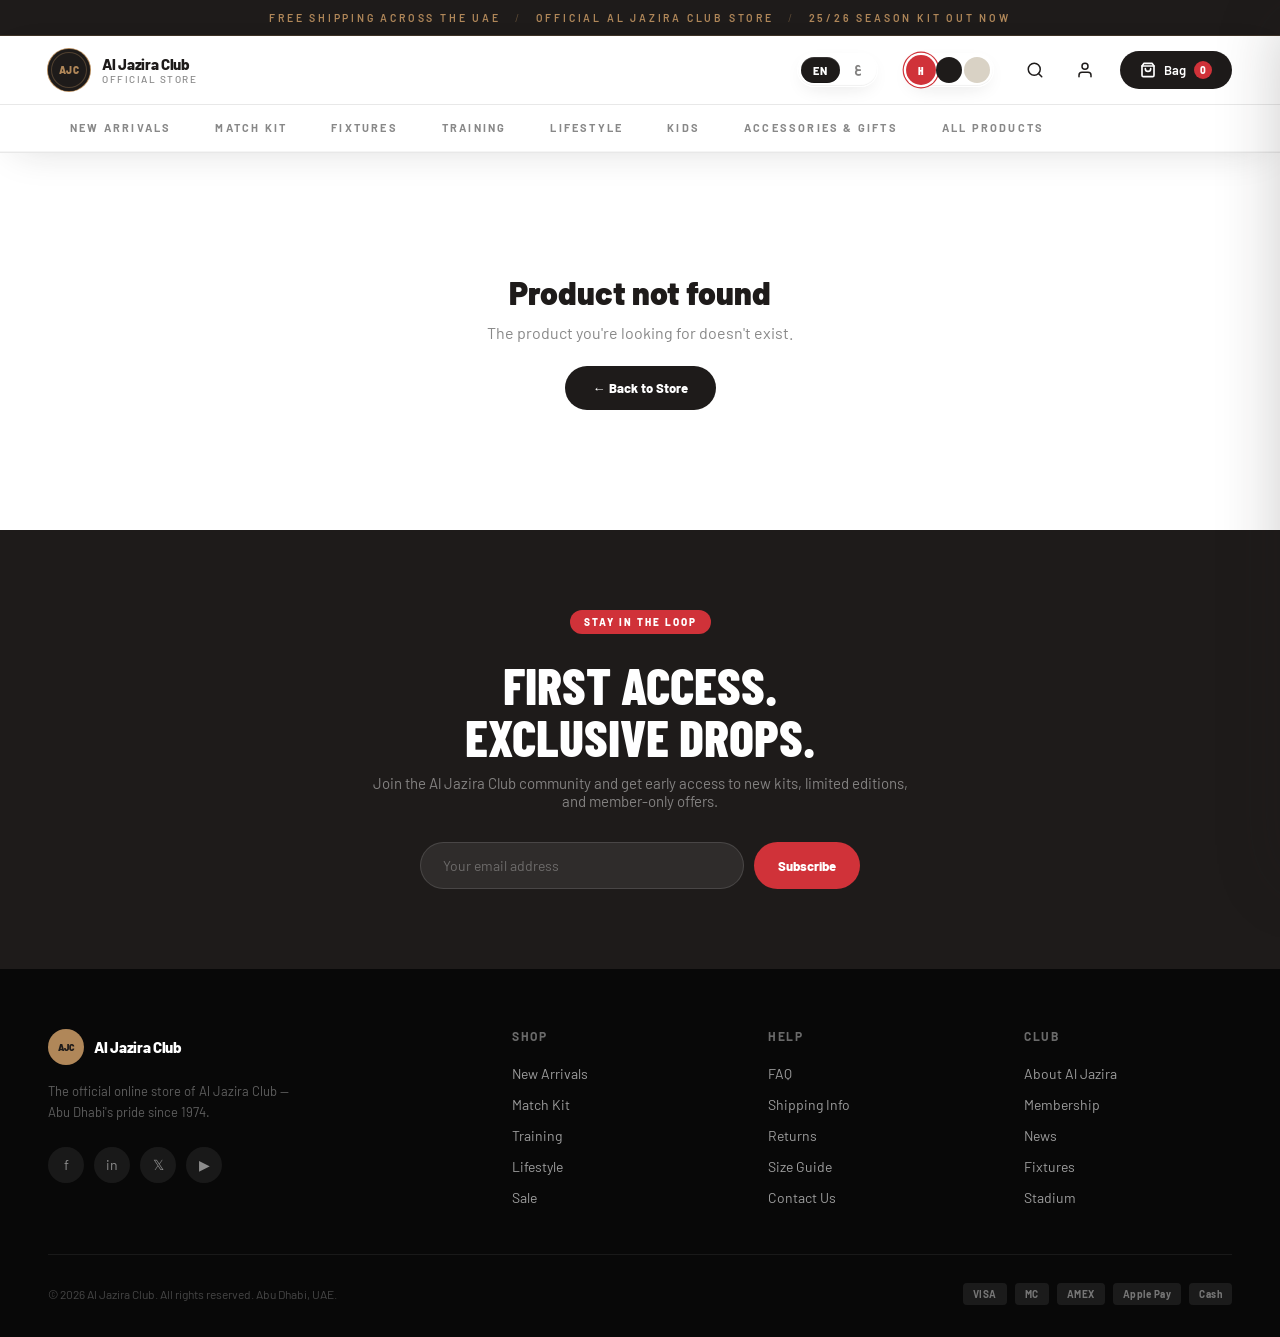
<file: product.html>
<!DOCTYPE html>
<html lang="en">
<head>
  <meta charset="UTF-8" />
  <meta name="viewport" content="width=device-width, initial-scale=1.0" />
  <title>Product — Al Jazira Club Official Store</title>
  <script>try{
    var h=document.documentElement;
    h.setAttribute('data-theme',localStorage.getItem('ajc-theme')||'home');
    var l=localStorage.getItem('ajc-lang')||'en';
    h.setAttribute('data-lang',l);
    h.setAttribute('lang',l);
    h.setAttribute('dir',l==='ar'?'rtl':'ltr');
  }catch(e){}</script>
  <link rel="preconnect" href="https://fonts.googleapis.com" />
  <link rel="preconnect" href="https://fonts.gstatic.com" crossorigin />
  <link href="https://fonts.googleapis.com/css2?family=Barlow:wght@300;400;500;600;700;800;900&family=Barlow+Condensed:wght@500;600;700;800;900&display=swap" rel="stylesheet" />
  <link rel="stylesheet" href="lang.css" />
  <script src="lang.js" defer></script>
  <style>
    *, *::before, *::after { box-sizing: border-box; margin: 0; padding: 0; }

    :root {
      --gold: #D03239;
      --gold-dark: #a82026;
      --bronze: #B08759;
      --bronze-dark: #8f6c43;
      --dark: #1E1B1A;
      --charcoal: #2a2724;
      --mid: #888;
      --light: #f5f5f5;
      --border: #e8e8e8;
      --white: #ffffff;
      --font: 'Barlow', sans-serif;
      --font-display: 'Barlow Condensed', 'Barlow', sans-serif;

      /* surfaces (theme-switchable) */
      --surface: #ffffff;
      --surface-nav: rgba(255,255,255,0.96);
      --surface-elevated: #f5f5f5;
      --ink: #1E1B1A;
      --ink-muted: #888;
      --rule: #e8e8e8;
    }

    html[data-theme="home"] {
      --surface: #ffffff;
      --surface-nav: rgba(255,255,255,0.96);
      --surface-elevated: #f5f5f5;
      --ink: #1E1B1A;
      --ink-muted: #888;
      --rule: #e8e8e8;
    }

    html[data-theme="away"] {
      --surface: #15120f;
      --surface-nav: rgba(15,13,12,0.92);
      --surface-elevated: #221e1a;
      --ink: #f4eee5;
      --ink-muted: rgba(244,238,229,0.45);
      --rule: rgba(176,135,89,0.18);
      --light: #221e1a;
      --border: rgba(244,238,229,0.08);
      --mid: rgba(244,238,229,0.45);
      --dark: #f4eee5;
      --charcoal: #e5dccb;
    }

    html[data-theme="third"] {
      --surface: #ece6d9;
      --surface-nav: rgba(236,230,217,0.94);
      --surface-elevated: #e0d9c7;
      --ink: #2a2216;
      --ink-muted: #7a6d52;
      --rule: rgba(176,135,89,0.28);
      --light: #e0d9c7;
      --border: rgba(42,34,22,0.12);
    }

    html { scroll-behavior: smooth; }

    body {
      font-family: var(--font);
      background: var(--surface);
      color: var(--ink);
      overflow-x: hidden;
      transition: background 0.35s ease, color 0.35s ease;
    }

    /* ─── ANNOUNCEMENT BAR ─── */
    .announcement {
      background: var(--dark);
      text-align: center;
      padding: 11px 20px;
      font-size: 10.5px;
      font-weight: 600;
      letter-spacing: 2.8px;
      text-transform: uppercase;
      color: var(--bronze);
      border-bottom: 1px solid rgba(176,135,89,0.22);
    }
    .announcement .sep {
      color: rgba(176,135,89,0.45);
      margin: 0 14px;
      font-weight: 400;
    }

    /* ─── NAV ─── */
    nav {
      position: sticky;
      top: 0;
      z-index: 200;
      background: var(--surface-nav);
      backdrop-filter: blur(16px);
      border-bottom: 1px solid var(--rule);
      transition: background 0.35s ease, border-color 0.35s ease;
    }

    .nav-top {
      display: flex;
      align-items: center;
      justify-content: space-between;
      padding: 0 48px;
      height: 68px;
    }

    .nav-logo {
      display: flex;
      align-items: center;
      gap: 12px;
      text-decoration: none;
    }

    .logo-badge {
      width: 42px;
      height: 42px;
      background: #1E1B1A;
      border-radius: 50%;
      display: flex;
      align-items: center;
      justify-content: center;
      position: relative;
      overflow: hidden;
      box-shadow: 0 0 0 1px var(--bronze), inset 0 0 0 3px #1E1B1A, inset 0 0 0 4px rgba(176,135,89,0.35);
    }

    .logo-badge::after {
      content: 'AJC';
      color: var(--bronze);
      font-size: 10px;
      font-weight: 900;
      letter-spacing: 0.5px;
    }

    .logo-text {
      display: flex;
      flex-direction: column;
      line-height: 1;
    }

    .logo-text strong {
      font-size: 15px;
      font-weight: 800;
      color: var(--dark);
      letter-spacing: -0.3px;
    }

    .logo-text span {
      font-size: 10px;
      font-weight: 500;
      color: var(--mid);
      letter-spacing: 1.5px;
      text-transform: uppercase;
      margin-top: 2px;
    }

    .nav-actions {
      display: flex;
      align-items: center;
      gap: 20px;
    }

    .nav-icon-btn {
      background: none;
      border: none;
      cursor: pointer;
      padding: 6px;
      color: var(--dark);
      display: flex;
      align-items: center;
      justify-content: center;
      border-radius: 50%;
      transition: background 0.15s;
    }

    .nav-icon-btn:hover { background: var(--light); }

    .cart-btn {
      display: flex;
      align-items: center;
      gap: 8px;
      background: var(--dark);
      color: var(--white);
      border: none;
      border-radius: 100px;
      padding: 10px 20px;
      font-family: var(--font);
      font-size: 13px;
      font-weight: 600;
      cursor: pointer;
      transition: background 0.2s;
    }

    .cart-btn:hover { background: var(--charcoal); }

    .cart-count {
      background: var(--gold);
      color: var(--white);
      border-radius: 50%;
      width: 18px;
      height: 18px;
      font-size: 10px;
      font-weight: 800;
      display: flex;
      align-items: center;
      justify-content: center;
    }

    .nav-cats {
      border-top: 1px solid var(--rule);
      display: flex;
      align-items: center;
      padding: 0 48px;
      gap: 0;
      overflow-x: auto;
      scrollbar-width: none;
    }

    .nav-cats::-webkit-scrollbar { display: none; }

    .nav-cat {
      text-decoration: none;
      color: var(--mid);
      font-size: 11px;
      font-weight: 700;
      letter-spacing: 2.2px;
      text-transform: uppercase;
      padding: 16px 22px;
      border-bottom: 2px solid transparent;
      transition: color 0.2s, border-color 0.2s;
      white-space: nowrap;
    }

    .nav-cat:hover { color: var(--dark); border-color: var(--bronze); }
    .nav-cat.active { color: var(--dark); border-color: var(--gold); }

    /* ─── BREADCRUMB ─── */
    .breadcrumb {
      display: flex;
      align-items: center;
      gap: 8px;
      font-size: 12px;
      color: var(--mid);
      margin-bottom: 24px;
    }

    .breadcrumb a {
      color: var(--mid);
      text-decoration: none;
      font-weight: 500;
      transition: color 0.15s;
    }

    .breadcrumb a:hover { color: var(--dark); }

    .breadcrumb-sep { opacity: 0.4; }

    .breadcrumb-current { color: var(--dark); font-weight: 600; }

    /* ─── PRODUCT DETAIL LAYOUT ─── */
    .product-detail-section {
      max-width: 1200px;
      margin: 0 auto;
      padding: 48px 48px 80px;
    }

    .product-detail-grid {
      display: grid;
      grid-template-columns: 1fr 1fr;
      gap: 64px;
      align-items: start;
    }

    /* ─── IMAGE PANEL ─── */
    .product-detail-img-wrap {
      position: sticky;
      top: 100px;
    }

    .product-detail-img {
      aspect-ratio: 3/4;
      background: var(--light);
      border-radius: 20px;
      overflow: hidden;
      position: relative;
    }

    .product-detail-img img {
      width: 100%;
      height: 100%;
      object-fit: cover;
    }

    .product-detail-sale-badge {
      position: absolute;
      top: 20px;
      left: 20px;
      background: #ff3b30;
      color: #fff;
      font-size: 12px;
      font-weight: 800;
      letter-spacing: 0.5px;
      padding: 7px 14px;
      border-radius: 100px;
    }

    .product-detail-new-badge {
      position: absolute;
      top: 20px;
      left: 20px;
      background: var(--gold);
      color: var(--white);
      font-size: 12px;
      font-weight: 800;
      letter-spacing: 0.5px;
      padding: 7px 14px;
      border-radius: 2px;
    }

    /* ─── INFO PANEL ─── */
    .product-detail-info {
      padding-top: 8px;
    }

    .product-detail-category {
      font-size: 11px;
      font-weight: 700;
      letter-spacing: 2px;
      text-transform: uppercase;
      color: var(--bronze);
      margin-bottom: 10px;
    }

    .product-detail-name {
      font-family: var(--font-display);
      font-size: clamp(34px, 3.8vw, 54px);
      font-weight: 800;
      letter-spacing: 0;
      text-transform: uppercase;
      line-height: 1;
      color: var(--dark);
      margin-bottom: 20px;
    }

    .product-detail-price-row {
      display: flex;
      align-items: center;
      gap: 12px;
      margin-bottom: 24px;
    }

    .detail-price-current {
      font-size: 28px;
      font-weight: 900;
      color: var(--dark);
    }

    .detail-price-original {
      font-size: 18px;
      font-weight: 500;
      color: var(--mid);
      text-decoration: line-through;
    }

    .detail-price-save {
      font-size: 13px;
      font-weight: 800;
      color: #ff3b30;
      background: rgba(255,59,48,0.1);
      padding: 4px 10px;
      border-radius: 100px;
    }

    .product-detail-desc {
      font-size: 15px;
      color: #555;
      line-height: 1.7;
      margin-bottom: 28px;
    }

    /* ─── DIVIDER ─── */
    .info-divider {
      height: 1px;
      background: var(--border);
      margin-bottom: 24px;
    }

    /* ─── SIZE SELECTOR ─── */
    .selector-label {
      font-size: 12px;
      font-weight: 700;
      letter-spacing: 0.8px;
      text-transform: uppercase;
      color: var(--dark);
      margin-bottom: 12px;
    }

    .size-options {
      display: flex;
      gap: 8px;
      flex-wrap: wrap;
      margin-bottom: 28px;
    }

    .size-btn {
      min-width: 52px;
      height: 46px;
      border: 1px solid var(--rule);
      border-radius: 2px;
      background: rgba(255,255,255,0.5);
      backdrop-filter: blur(12px) saturate(1.4);
      -webkit-backdrop-filter: blur(12px) saturate(1.4);
      font-family: var(--font-display);
      font-size: 14px;
      font-weight: 700;
      letter-spacing: 1px;
      color: var(--ink);
      cursor: pointer;
      transition: border-color 0.2s, background 0.2s, color 0.2s, box-shadow 0.25s;
      padding: 0 14px;
      box-shadow:
        inset 0 1px 0 rgba(255,255,255,0.8),
        inset 0 -1px 0 rgba(0,0,0,0.04);
    }

    .size-btn:hover {
      border-color: var(--bronze);
      background: rgba(176,135,89,0.06);
    }

    .size-btn.selected {
      background:
        linear-gradient(180deg, rgba(255,255,255,0.15) 0%, rgba(255,255,255,0) 50%),
        var(--ink);
      color: var(--surface);
      border-color: var(--ink);
      box-shadow:
        inset 0 1px 0 rgba(255,255,255,0.25),
        inset 0 -1px 0 rgba(0,0,0,0.35),
        0 4px 14px -4px rgba(30,27,26,0.3);
    }
    html[data-theme="away"] .size-btn {
      background: rgba(244,238,229,0.04);
      color: var(--ink);
      box-shadow: inset 0 1px 0 rgba(244,238,229,0.1), inset 0 -1px 0 rgba(0,0,0,0.3);
    }
    html[data-theme="away"] .size-btn.selected {
      background:
        linear-gradient(180deg, rgba(255,255,255,0.25) 0%, rgba(255,255,255,0) 50%),
        var(--bronze);
      color: #1E1B1A;
      border-color: var(--bronze);
    }

    /* ─── QUANTITY STEPPER ─── */
    .qty-row {
      display: flex;
      align-items: center;
      gap: 16px;
      margin-bottom: 20px;
    }

    .qty-stepper {
      display: flex;
      align-items: center;
      gap: 0;
      border: 1px solid var(--rule);
      border-radius: 2px;
      overflow: hidden;
      background: rgba(255,255,255,0.5);
      backdrop-filter: blur(12px) saturate(1.4);
      -webkit-backdrop-filter: blur(12px) saturate(1.4);
      box-shadow:
        inset 0 1px 0 rgba(255,255,255,0.8),
        inset 0 -1px 0 rgba(0,0,0,0.04);
    }
    html[data-theme="away"] .qty-stepper { background: rgba(244,238,229,0.04); box-shadow: inset 0 1px 0 rgba(244,238,229,0.1), inset 0 -1px 0 rgba(0,0,0,0.3); }

    .qty-stepper-btn {
      width: 44px;
      height: 46px;
      border: none;
      background: transparent;
      font-size: 18px;
      font-weight: 700;
      color: var(--ink);
      cursor: pointer;
      transition: background 0.15s;
      display: flex;
      align-items: center;
      justify-content: center;
      font-family: var(--font);
    }

    .qty-stepper-btn:hover { background: rgba(176,135,89,0.1); }

    .qty-stepper-val {
      width: 44px;
      text-align: center;
      font-size: 15px;
      font-weight: 700;
      color: var(--dark);
      border-left: 1px solid var(--border);
      border-right: 1px solid var(--border);
      height: 44px;
      line-height: 44px;
    }

    .qty-label {
      font-size: 12px;
      color: var(--mid);
      font-weight: 500;
    }

    /* ─── ADD TO BAG BTN (liquid glass red) ─── */
    .add-to-bag-btn {
      width: 100%;
      color: var(--white);
      border: 1px solid rgba(255,255,255,0.22);
      border-radius: 2px;
      padding: 18px 24px;
      font-family: var(--font);
      font-size: 13px;
      font-weight: 800;
      letter-spacing: 2.5px;
      text-transform: uppercase;
      cursor: pointer;
      position: relative;
      overflow: hidden;
      background:
        linear-gradient(180deg, rgba(255,255,255,0.14) 0%, rgba(255,255,255,0) 52%),
        linear-gradient(180deg, #d9444b 0%, #D03239 45%, #b42830 100%);
      backdrop-filter: blur(20px) saturate(1.6);
      -webkit-backdrop-filter: blur(20px) saturate(1.6);
      box-shadow:
        inset 0 1px 0 rgba(255,255,255,0.42),
        inset 0 -1px 0 rgba(0,0,0,0.28),
        0 12px 36px -10px rgba(208,50,57,0.55);
      transition: transform 0.2s ease, filter 0.2s, box-shadow 0.25s;
      margin-bottom: 12px;
      display: flex;
      align-items: center;
      justify-content: center;
      gap: 10px;
    }
    .add-to-bag-btn::before {
      content: '';
      position: absolute;
      inset: 0;
      background: radial-gradient(ellipse 140% 80% at 50% -40%, rgba(255,255,255,0.35) 0%, rgba(255,255,255,0) 60%);
      pointer-events: none;
    }
    .add-to-bag-btn > * { position: relative; }

    .add-to-bag-btn:hover {
      filter: brightness(1.06);
      transform: translateY(-2px);
      box-shadow:
        inset 0 1px 0 rgba(255,255,255,0.55),
        inset 0 -1px 0 rgba(0,0,0,0.3),
        0 16px 44px -12px rgba(208,50,57,0.75);
    }
    .add-to-bag-btn:active { transform: translateY(0); }

    /* ─── BACK LINK ─── */
    .back-link {
      display: inline-flex;
      align-items: center;
      gap: 6px;
      text-decoration: none;
      color: var(--mid);
      font-size: 13px;
      font-weight: 600;
      transition: color 0.15s;
      margin-bottom: 36px;
    }

    .back-link:hover { color: var(--dark); }

    /* ─── PRODUCT FEATURES LIST ─── */
    .product-features {
      margin-top: 28px;
      display: flex;
      flex-direction: column;
      gap: 10px;
    }

    .product-feature-item {
      display: flex;
      align-items: center;
      gap: 10px;
      font-size: 13px;
      color: #555;
    }

    .product-feature-item::before {
      content: '';
      width: 6px;
      height: 6px;
      background: var(--gold);
      border-radius: 50%;
      flex-shrink: 0;
    }

    /* ─── RELATED PRODUCTS ─── */
    .related-section {
      max-width: 1200px;
      margin: 0 auto;
      padding: 0 48px 80px;
    }

    .related-header {
      margin-bottom: 32px;
    }

    .related-title {
      font-family: var(--font-display);
      font-size: 36px;
      font-weight: 800;
      letter-spacing: 0;
      text-transform: uppercase;
      color: var(--dark);
    }

    .related-sub {
      font-size: 14px;
      color: var(--mid);
      margin-top: 6px;
    }

    .related-grid {
      display: grid;
      grid-template-columns: repeat(4, 1fr);
      gap: 20px;
    }

    /* ─── PRODUCT CARD (same as index) ─── */
    .product-card {
      cursor: pointer;
    }

    .product-img {
      aspect-ratio: 3/4;
      background: var(--light);
      border-radius: 12px;
      overflow: hidden;
      position: relative;
      margin-bottom: 14px;
      transition: transform 0.3s ease;
    }

    .product-card:hover .product-img { transform: scale(1.01); }

    .product-img img {
      width: 100%;
      height: 100%;
      object-fit: cover;
      transition: transform 0.5s ease;
    }

    .product-card:hover .product-img img { transform: scale(1.06); }

    .product-badge {
      position: absolute;
      top: 14px;
      left: 14px;
      background: var(--gold);
      color: var(--white);
      font-size: 10px;
      font-weight: 800;
      letter-spacing: 0.8px;
      text-transform: uppercase;
      padding: 5px 10px;
      border-radius: 2px;
    }

    .product-badge.sale { background: #ff3b30; color: #fff; }

    .product-wishlist {
      position: absolute;
      top: 14px;
      right: 14px;
      width: 36px;
      height: 36px;
      background: rgba(255,255,255,0.55);
      backdrop-filter: blur(14px) saturate(1.8);
      -webkit-backdrop-filter: blur(14px) saturate(1.8);
      border: 1px solid rgba(255,255,255,0.7);
      border-radius: 50%;
      display: flex;
      align-items: center;
      justify-content: center;
      opacity: 0;
      transform: translateY(-4px);
      transition: opacity 0.25s, transform 0.25s, background 0.2s;
      cursor: pointer;
      font-size: 15px;
      color: #1E1B1A;
      box-shadow:
        inset 0 1px 0 rgba(255,255,255,0.9),
        inset 0 -1px 0 rgba(0,0,0,0.05),
        0 6px 16px -6px rgba(30,27,26,0.25);
    }

    .product-card:hover .product-wishlist { opacity: 1; transform: translateY(0); }
    .product-wishlist:hover { background: rgba(255,255,255,0.8); color: var(--gold); }

    .product-quick-add {
      position: absolute;
      bottom: 14px;
      left: 14px;
      right: 14px;
      background: rgba(15,13,12,0.55);
      backdrop-filter: blur(18px) saturate(1.8);
      -webkit-backdrop-filter: blur(18px) saturate(1.8);
      border: 1px solid rgba(255,255,255,0.22);
      color: var(--white);
      border-radius: 2px;
      padding: 13px;
      font-family: var(--font);
      font-size: 11px;
      font-weight: 800;
      letter-spacing: 2.2px;
      text-transform: uppercase;
      cursor: pointer;
      opacity: 0;
      transform: translateY(8px);
      transition: opacity 0.25s, transform 0.25s, background 0.2s;
      box-shadow:
        inset 0 1px 0 rgba(255,255,255,0.25),
        inset 0 -1px 0 rgba(0,0,0,0.35),
        0 10px 24px -10px rgba(0,0,0,0.5);
    }

    .product-card:hover .product-quick-add {
      opacity: 1;
      transform: translateY(0);
    }

    .product-quick-add:hover {
      background: rgba(208,50,57,0.7);
      border-color: rgba(255,255,255,0.35);
    }

    .product-name {
      font-size: 14px;
      font-weight: 600;
      color: var(--dark);
      margin-bottom: 4px;
    }

    .product-category {
      font-size: 12px;
      color: var(--mid);
      margin-bottom: 8px;
    }

    .product-price {
      display: flex;
      align-items: center;
      gap: 8px;
    }

    .price-current {
      font-size: 15px;
      font-weight: 800;
      color: var(--dark);
    }

    .price-original {
      font-size: 13px;
      color: var(--mid);
      text-decoration: line-through;
    }

    .price-save {
      font-size: 11px;
      font-weight: 700;
      color: #ff3b30;
    }

    /* ─── NEWSLETTER ─── */
    .newsletter-section {
      background: var(--dark);
      padding: 80px 48px;
      text-align: center;
    }

    .newsletter-inner {
      max-width: 560px;
      margin: 0 auto;
    }

    .newsletter-badge {
      display: inline-block;
      background: var(--gold);
      color: var(--white);
      font-size: 10px;
      font-weight: 800;
      letter-spacing: 2px;
      text-transform: uppercase;
      padding: 6px 14px;
      border-radius: 100px;
      margin-bottom: 24px;
    }

    .newsletter-title {
      font-family: var(--font-display);
      font-size: 52px;
      font-weight: 800;
      text-transform: uppercase;
      color: var(--white);
      letter-spacing: 0;
      line-height: 1;
      margin-bottom: 12px;
    }

    .newsletter-sub {
      font-size: 15px;
      color: rgba(255,255,255,0.45);
      margin-bottom: 32px;
    }

    .newsletter-form {
      display: flex;
      gap: 10px;
      max-width: 440px;
      margin: 0 auto;
    }

    .newsletter-input {
      flex: 1;
      background: rgba(255,255,255,0.08);
      border: 1.5px solid rgba(255,255,255,0.12);
      border-radius: 100px;
      padding: 14px 22px;
      font-family: var(--font);
      font-size: 14px;
      color: var(--white);
      outline: none;
      transition: border-color 0.2s;
    }

    .newsletter-input::placeholder { color: rgba(255,255,255,0.3); }
    .newsletter-input:focus { border-color: var(--gold); }

    .newsletter-submit {
      background: var(--gold);
      color: var(--white);
      border: none;
      border-radius: 100px;
      padding: 14px 24px;
      font-family: var(--font);
      font-size: 13px;
      font-weight: 800;
      cursor: pointer;
      white-space: nowrap;
      transition: background 0.2s, transform 0.15s;
    }

    .newsletter-submit:hover { background: var(--gold-dark); transform: translateY(-1px); }

    /* ─── FOOTER ─── */
    footer {
      background: #080808;
      padding: 60px 48px 32px;
    }

    .footer-top {
      display: grid;
      grid-template-columns: 2fr 1fr 1fr 1fr;
      gap: 48px;
      margin-bottom: 48px;
    }

    .footer-logo {
      display: flex;
      align-items: center;
      gap: 10px;
      text-decoration: none;
      margin-bottom: 16px;
    }

    .footer-logo-badge {
      width: 36px;
      height: 36px;
      background: var(--bronze);
      border-radius: 50%;
      display: flex;
      align-items: center;
      justify-content: center;
      font-size: 9px;
      font-weight: 900;
      color: var(--dark);
      letter-spacing: 0.3px;
    }

    .footer-logo-text {
      font-size: 15px;
      font-weight: 800;
      color: var(--white);
      letter-spacing: -0.3px;
    }

    .footer-tagline {
      font-size: 13px;
      color: rgba(255,255,255,0.35);
      line-height: 1.6;
      margin-bottom: 24px;
      max-width: 260px;
    }

    .social-links {
      display: flex;
      gap: 10px;
    }

    .social-link {
      width: 36px;
      height: 36px;
      background: rgba(255,255,255,0.07);
      border-radius: 50%;
      display: flex;
      align-items: center;
      justify-content: center;
      text-decoration: none;
      font-size: 14px;
      color: rgba(255,255,255,0.5);
      transition: background 0.2s, color 0.2s;
    }

    .social-link:hover { background: var(--gold); color: var(--white); }

    .footer-col h4 {
      font-size: 12px;
      font-weight: 700;
      letter-spacing: 1.5px;
      text-transform: uppercase;
      color: rgba(255,255,255,0.4);
      margin-bottom: 20px;
    }

    .footer-col ul {
      list-style: none;
      display: flex;
      flex-direction: column;
      gap: 12px;
    }

    .footer-col a {
      text-decoration: none;
      color: rgba(255,255,255,0.6);
      font-size: 14px;
      font-weight: 400;
      transition: color 0.2s;
    }

    .footer-col a:hover { color: var(--white); }

    .footer-bottom {
      border-top: 1px solid rgba(255,255,255,0.07);
      padding-top: 28px;
      display: flex;
      justify-content: space-between;
      align-items: center;
      flex-wrap: wrap;
      gap: 16px;
    }

    .footer-bottom p {
      font-size: 12px;
      color: rgba(255,255,255,0.25);
    }

    .payment-icons {
      display: flex;
      align-items: center;
      gap: 8px;
    }

    .payment-icon {
      background: rgba(255,255,255,0.08);
      border-radius: 4px;
      padding: 5px 10px;
      font-size: 10px;
      font-weight: 700;
      color: rgba(255,255,255,0.4);
      letter-spacing: 0.5px;
    }

    /* ─── CART DRAWER ─── */
    .cart-overlay {
      position: fixed;
      inset: 0;
      background: rgba(0,0,0,0.5);
      z-index: 400;
      opacity: 0;
      pointer-events: none;
      transition: opacity 0.3s ease;
    }
    .cart-overlay.open { opacity: 1; pointer-events: all; }

    .cart-drawer {
      position: fixed;
      top: 0; right: 0; bottom: 0;
      width: 420px;
      max-width: 100vw;
      background: var(--white);
      z-index: 500;
      display: flex;
      flex-direction: column;
      transform: translateX(100%);
      transition: transform 0.35s cubic-bezier(0.4,0,0.2,1);
      box-shadow: -8px 0 40px rgba(0,0,0,0.15);
    }
    .cart-drawer.open { transform: translateX(0); }

    .cart-drawer-header {
      display: flex;
      align-items: center;
      justify-content: space-between;
      padding: 24px 24px 20px;
      border-bottom: 1px solid var(--border);
    }
    .cart-drawer-title {
      font-size: 17px;
      font-weight: 800;
      color: var(--dark);
    }
    .cart-close-btn {
      background: none;
      border: none;
      cursor: pointer;
      padding: 6px;
      color: var(--dark);
      border-radius: 50%;
      display: flex;
      align-items: center;
      justify-content: center;
      transition: background 0.15s;
    }
    .cart-close-btn:hover { background: var(--light); }

    .cart-items {
      flex: 1;
      overflow-y: auto;
      padding: 16px 24px;
    }

    .cart-empty {
      display: flex;
      flex-direction: column;
      align-items: center;
      justify-content: center;
      height: 100%;
      gap: 12px;
      color: var(--mid);
    }
    .cart-empty-icon { font-size: 48px; opacity: 0.4; }
    .cart-empty p { font-size: 14px; font-weight: 500; }

    .cart-item {
      display: flex;
      gap: 14px;
      padding: 16px 0;
      border-bottom: 1px solid var(--border);
    }
    .cart-item:last-child { border-bottom: none; }

    .cart-item-img {
      width: 72px;
      height: 72px;
      border-radius: 8px;
      object-fit: cover;
      background: var(--light);
      flex-shrink: 0;
    }

    .cart-item-info { flex: 1; }
    .cart-item-name {
      font-size: 13px;
      font-weight: 600;
      color: var(--dark);
      margin-bottom: 4px;
      line-height: 1.3;
    }
    .cart-item-cat {
      font-size: 11px;
      color: var(--mid);
      margin-bottom: 10px;
    }
    .cart-item-controls {
      display: flex;
      align-items: center;
      gap: 10px;
    }
    .qty-btn {
      width: 26px; height: 26px;
      border: 1.5px solid var(--border);
      border-radius: 6px;
      background: none;
      cursor: pointer;
      font-size: 14px;
      font-weight: 700;
      color: var(--dark);
      display: flex; align-items: center; justify-content: center;
      transition: background 0.15s, border-color 0.15s;
    }
    .qty-btn:hover { background: var(--light); border-color: var(--dark); }
    .qty-num { font-size: 13px; font-weight: 700; min-width: 16px; text-align: center; }

    .cart-item-price {
      font-size: 14px;
      font-weight: 800;
      color: var(--dark);
      align-self: flex-start;
      padding-top: 2px;
      flex-shrink: 0;
    }

    .cart-item-remove {
      background: none;
      border: none;
      cursor: pointer;
      color: #ccc;
      font-size: 16px;
      align-self: flex-start;
      padding: 2px;
      transition: color 0.15s;
    }
    .cart-item-remove:hover { color: #ff3b30; }

    .cart-footer {
      border-top: 1px solid var(--border);
      padding: 20px 24px 28px;
    }
    .cart-subtotal {
      display: flex;
      justify-content: space-between;
      align-items: center;
      margin-bottom: 16px;
    }
    .cart-subtotal-label { font-size: 13px; color: var(--mid); font-weight: 500; }
    .cart-subtotal-amount { font-size: 20px; font-weight: 900; color: var(--dark); }
    .cart-checkout-btn {
      width: 100%;
      background: var(--dark);
      color: var(--white);
      border: none;
      border-radius: 12px;
      padding: 16px;
      font-family: var(--font);
      font-size: 14px;
      font-weight: 800;
      cursor: pointer;
      letter-spacing: 0.3px;
      transition: background 0.2s;
      margin-bottom: 10px;
    }
    .cart-checkout-btn:hover { background: var(--charcoal); }
    .cart-continue-btn {
      width: 100%;
      background: none;
      border: 1.5px solid var(--border);
      border-radius: 12px;
      padding: 14px;
      font-family: var(--font);
      font-size: 13px;
      font-weight: 600;
      color: var(--mid);
      cursor: pointer;
      transition: border-color 0.2s, color 0.2s;
    }
    .cart-continue-btn:hover { border-color: var(--dark); color: var(--dark); }

    /* ─── TOAST ─── */
    .toast {
      position: fixed;
      bottom: 32px;
      left: 50%;
      transform: translateX(-50%) translateY(20px);
      background: var(--dark);
      color: var(--white);
      font-size: 13px;
      font-weight: 600;
      padding: 12px 20px;
      border-radius: 100px;
      z-index: 600;
      opacity: 0;
      transition: opacity 0.25s ease, transform 0.25s ease;
      white-space: nowrap;
      pointer-events: none;
    }
    .toast.show { opacity: 1; transform: translateX(-50%) translateY(0); }
    .toast .toast-gold { color: var(--gold); }

    /* ─── SEARCH OVERLAY ─── */
    .search-overlay {
      position: fixed;
      inset: 0;
      background: rgba(0,0,0,0.6);
      z-index: 300;
      display: flex;
      align-items: flex-start;
      justify-content: center;
      padding-top: 120px;
      opacity: 0;
      pointer-events: none;
      transition: opacity 0.25s ease;
    }
    .search-overlay.open { opacity: 1; pointer-events: all; }
    .search-box {
      background: var(--white);
      border-radius: 16px;
      width: 600px;
      max-width: 90vw;
      overflow: hidden;
      box-shadow: 0 24px 80px rgba(0,0,0,0.3);
      transform: translateY(-10px);
      transition: transform 0.25s ease;
    }
    .search-overlay.open .search-box { transform: translateY(0); }
    .search-input-wrap {
      display: flex;
      align-items: center;
      gap: 12px;
      padding: 20px 24px;
      border-bottom: 1px solid var(--border);
    }
    .search-input-wrap svg { color: var(--mid); flex-shrink: 0; }
    .search-input {
      flex: 1;
      border: none;
      outline: none;
      font-family: var(--font);
      font-size: 18px;
      font-weight: 500;
      color: var(--dark);
    }
    .search-input::placeholder { color: #ccc; }
    .search-close {
      background: none;
      border: none;
      cursor: pointer;
      color: var(--mid);
      font-size: 20px;
      padding: 4px;
    }
    .search-results {
      padding: 16px 24px 20px;
      max-height: 400px;
      overflow-y: auto;
    }
    .search-result-item {
      display: flex;
      align-items: center;
      gap: 12px;
      padding: 10px 0;
      border-bottom: 1px solid var(--border);
      cursor: pointer;
      transition: background 0.15s;
    }
    .search-result-item:last-child { border-bottom: none; }
    .search-result-item:hover { opacity: 0.75; }
    .search-result-img {
      width: 44px; height: 44px;
      border-radius: 6px;
      object-fit: cover;
      background: var(--light);
      flex-shrink: 0;
    }
    .search-result-name { font-size: 13px; font-weight: 600; color: var(--dark); }
    .search-result-price { font-size: 12px; color: var(--mid); margin-top: 2px; }
    .search-no-results { font-size: 14px; color: var(--mid); padding: 16px 0; }

    /* ─── NOT FOUND STATE ─── */
    .not-found {
      text-align: center;
      padding: 120px 48px;
    }

    .not-found h2 {
      font-size: 32px;
      font-weight: 900;
      margin-bottom: 12px;
    }

    .not-found p {
      color: var(--mid);
      margin-bottom: 24px;
    }

    /* ─── KIT THEME TOGGLE (nav) ─── */
    .kit-theme {
      display: inline-flex;
      align-items: center;
      gap: 2px;
      padding: 3px;
      margin-right: 6px;
      background: rgba(127,127,127,0.08);
      border: 1px solid var(--rule);
      border-radius: 100px;
      transition: background 0.3s;
    }
    .kit-theme-btn {
      position: relative;
      width: 26px;
      height: 26px;
      border: none;
      border-radius: 50%;
      cursor: pointer;
      padding: 0;
      display: flex;
      align-items: center;
      justify-content: center;
      font-family: var(--font-display);
      font-size: 10px;
      font-weight: 800;
      letter-spacing: 0.5px;
      color: transparent;
      transition: transform 0.2s, box-shadow 0.2s;
    }
    .kit-theme-btn[data-mode="home"] { background: #D03239; color: #fff; }
    .kit-theme-btn[data-mode="away"] { background: #1E1B1A; color: #B08759; }
    .kit-theme-btn[data-mode="third"] { background: #d9d2c5; color: #2a2216; }
    .kit-theme-btn::after {
      content: attr(data-label);
      color: inherit;
      opacity: 0;
      transition: opacity 0.2s;
    }
    .kit-theme-btn.active {
      transform: scale(1.15);
      box-shadow: 0 0 0 2px var(--surface), 0 0 0 3px var(--gold);
    }
    .kit-theme-btn.active::after,
    .kit-theme-btn:hover::after { opacity: 1; }

    /* AWAY mode overrides */
    html[data-theme="away"] .product-name,
    html[data-theme="away"] .price-current,
    html[data-theme="away"] .related-title,
    html[data-theme="away"] .product-detail-name,
    html[data-theme="away"] .detail-price-current,
    html[data-theme="away"] .logo-text strong,
    html[data-theme="away"] .link-all,
    html[data-theme="away"] .nav-icon-btn,
    html[data-theme="away"] .breadcrumb-current,
    html[data-theme="away"] .qty-stepper-val,
    html[data-theme="away"] .cart-subtotal-amount { color: var(--ink); }
    html[data-theme="away"] .nav-cat { color: rgba(244,238,229,0.55); }
    html[data-theme="away"] .nav-cat:hover,
    html[data-theme="away"] .nav-cat.active { color: var(--ink); }
    html[data-theme="away"] .product-img,
    html[data-theme="away"] .product-detail-gallery-main,
    html[data-theme="away"] .product-detail-thumb { background: var(--surface-elevated); }
    html[data-theme="away"] .product-wishlist { background: rgba(244,238,229,0.9); color: #1E1B1A; }
    html[data-theme="away"] .product-quick-add { background: #f4eee5; color: #1E1B1A; }
    html[data-theme="away"] .cart-btn { background: var(--gold); color: #fff; }
    html[data-theme="away"] .cart-btn:hover { background: var(--gold-dark); }
    html[data-theme="away"] .announcement { border-bottom-color: rgba(176,135,89,0.3); }
    html[data-theme="away"] .divider,
    html[data-theme="away"] .info-divider { background: var(--rule); }
    html[data-theme="away"] .qty-stepper { border-color: var(--rule); }
    html[data-theme="away"] .qty-stepper-btn { color: var(--ink); }
    html[data-theme="away"] .qty-stepper-btn:hover { background: var(--surface-elevated); }
    html[data-theme="away"] .size-btn { border-color: var(--rule); color: var(--ink); background: transparent; }
    html[data-theme="away"] .size-btn.active { background: var(--ink); color: var(--surface); border-color: var(--ink); }
    html[data-theme="away"] .product-detail-desc { color: rgba(244,238,229,0.55); }
    html[data-theme="away"] .add-to-bag-btn { background: var(--gold); color: #fff; }
    html[data-theme="away"] .add-to-bag-btn:hover { background: var(--gold-dark); }
    html[data-theme="away"] .product-feature-item { color: rgba(244,238,229,0.6); }
    html[data-theme="away"] .cart-drawer { background: var(--surface); color: var(--ink); }

    /* THIRD mode overrides */
    html[data-theme="third"] .logo-badge { background: #2a2216; box-shadow: 0 0 0 1px var(--bronze), inset 0 0 0 3px #2a2216, inset 0 0 0 4px rgba(176,135,89,0.55); }
    html[data-theme="third"] .nav-cat { color: #7a6d52; }
    html[data-theme="third"] .nav-cat:hover { border-color: var(--bronze); color: var(--ink); }
    html[data-theme="third"] .announcement { background: #2a2216; color: #d9d2c5; border-bottom-color: rgba(176,135,89,0.35); }
    html[data-theme="third"] .product-img,
    html[data-theme="third"] .product-detail-gallery-main,
    html[data-theme="third"] .product-detail-thumb { background: var(--surface-elevated); }
    html[data-theme="third"] .cart-btn { background: #2a2216; color: #ece6d9; }
    html[data-theme="third"] .add-to-bag-btn { background: var(--gold); color: #fff; }

    /* ─── LIQUID GLASS SYSTEM ─── */
    nav.glass-nav {
      background: rgba(255,255,255,0.55);
      backdrop-filter: blur(24px) saturate(1.8);
      -webkit-backdrop-filter: blur(24px) saturate(1.8);
      box-shadow:
        inset 0 1px 0 rgba(255,255,255,0.85),
        inset 0 -1px 0 rgba(0,0,0,0.04),
        0 10px 40px -16px rgba(30,27,26,0.18);
      border-bottom: 1px solid var(--rule);
    }
    html[data-theme="away"] nav.glass-nav {
      background: rgba(21,18,15,0.55);
      box-shadow:
        inset 0 1px 0 rgba(244,238,229,0.14),
        inset 0 -1px 0 rgba(0,0,0,0.4),
        0 14px 50px -18px rgba(0,0,0,0.6);
    }
    html[data-theme="third"] nav.glass-nav {
      background: rgba(236,230,217,0.55);
      box-shadow:
        inset 0 1px 0 rgba(255,255,255,0.85),
        inset 0 -1px 0 rgba(42,34,22,0.08),
        0 10px 40px -16px rgba(42,34,22,0.18);
    }

    .kit-theme.glass-pill {
      background: rgba(255,255,255,0.4);
      backdrop-filter: blur(18px) saturate(1.8);
      -webkit-backdrop-filter: blur(18px) saturate(1.8);
      border: 1px solid rgba(255,255,255,0.7);
      box-shadow:
        inset 0 1px 0 rgba(255,255,255,0.9),
        inset 0 -1px 1px rgba(0,0,0,0.06),
        0 6px 20px -8px rgba(30,27,26,0.14);
    }
    html[data-theme="away"] .kit-theme.glass-pill {
      background: rgba(21,18,15,0.5);
      border-color: rgba(176,135,89,0.25);
      box-shadow:
        inset 0 1px 0 rgba(244,238,229,0.18),
        inset 0 -1px 1px rgba(0,0,0,0.5),
        0 6px 20px -8px rgba(0,0,0,0.5);
    }
    html[data-theme="third"] .kit-theme.glass-pill {
      background: rgba(236,230,217,0.55);
      border-color: rgba(176,135,89,0.35);
    }

    .cart-drawer.glass-drawer {
      background: rgba(255,255,255,0.72);
      backdrop-filter: blur(30px) saturate(1.8);
      -webkit-backdrop-filter: blur(30px) saturate(1.8);
      border-left: 1px solid rgba(255,255,255,0.6);
      box-shadow:
        inset 1px 0 0 rgba(255,255,255,0.9),
        -20px 0 60px -20px rgba(30,27,26,0.22);
    }
    html[data-theme="away"] .cart-drawer.glass-drawer {
      background: rgba(21,18,15,0.75);
      border-left-color: rgba(176,135,89,0.25);
      box-shadow:
        inset 1px 0 0 rgba(244,238,229,0.12),
        -20px 0 60px -20px rgba(0,0,0,0.7);
    }

    .scroll-top {
      position: fixed;
      bottom: 28px;
      right: 28px;
      z-index: 80;
      width: 48px;
      height: 48px;
      border: 1px solid rgba(255,255,255,0.7);
      border-radius: 50%;
      background: rgba(255,255,255,0.55);
      backdrop-filter: blur(22px) saturate(1.8);
      -webkit-backdrop-filter: blur(22px) saturate(1.8);
      box-shadow:
        inset 0 1px 0 rgba(255,255,255,0.9),
        inset 0 -1px 2px rgba(0,0,0,0.08),
        0 12px 30px -10px rgba(30,27,26,0.25);
      display: flex;
      align-items: center;
      justify-content: center;
      cursor: pointer;
      color: var(--ink);
      font-size: 18px;
      opacity: 0;
      transform: translateY(8px);
      pointer-events: none;
      transition: opacity 0.25s ease, transform 0.25s ease;
    }
    .scroll-top.visible { opacity: 1; transform: translateY(0); pointer-events: auto; }
    .scroll-top:hover { background: rgba(255,255,255,0.75); }
    html[data-theme="away"] .scroll-top {
      background: rgba(21,18,15,0.6);
      border-color: rgba(176,135,89,0.3);
      color: var(--bronze);
      box-shadow:
        inset 0 1px 0 rgba(244,238,229,0.18),
        inset 0 -1px 2px rgba(0,0,0,0.5),
        0 12px 30px -10px rgba(0,0,0,0.55);
    }

    @media (max-width: 960px) {
      .nav-top,
      .nav-cats,
      .newsletter-section,
      .related-section,
      footer {
        padding-left: 28px;
        padding-right: 28px;
      }

      .product-detail-section {
        padding: 40px 28px 56px;
      }

      .product-detail-grid,
      .related-grid,
      .footer-top {
        grid-template-columns: 1fr;
      }

      .newsletter-form {
        flex-direction: column;
      }

      .newsletter-submit {
        width: 100%;
      }
    }

    @media (max-width: 640px) {
      .nav-top,
      .nav-cats,
      .newsletter-section,
      .related-section,
      footer {
        padding-left: 20px;
        padding-right: 20px;
      }

      .product-detail-section {
        padding: 28px 20px 40px;
      }

      .related-grid {
        gap: 16px;
      }

      .search-box {
        max-width: calc(100vw - 24px);
      }
    }
  </style>
</head>
<body>

  <!-- ANNOUNCEMENT -->
  <div class="announcement">
    <span data-t="announcement.line">Free Shipping Across the UAE</span><span class="sep">/</span><span data-t="announcement.line2">Official Al Jazira Club Store</span><span class="sep">/</span><span data-t="announcement.line3">25/26 Season Kit Out Now</span>
  </div>

  <!-- NAV -->
  <nav class="glass-nav">
    <div class="nav-top">
      <a class="nav-logo" href="index.html">
        <div class="logo-badge"></div>
        <div class="logo-text">
          <strong data-t="brand.full">Al Jazira Club</strong>
          <span data-t="brand.tag">Official Store</span>
        </div>
      </a>
      <div class="nav-actions">
        <div class="lang-toggle" role="tablist" aria-label="Language">
          <button class="lang-toggle-btn" data-lang="en">EN</button>
          <button class="lang-toggle-btn" data-lang="ar">ع</button>
        </div>
        <div class="kit-theme glass-pill" role="tablist" aria-label="Kit theme">
          <button class="kit-theme-btn active" data-mode="home" data-label="H" title="Home Kit"></button>
          <button class="kit-theme-btn" data-mode="away" data-label="A" title="Away Kit"></button>
          <button class="kit-theme-btn" data-mode="third" data-label="3" title="Third Kit"></button>
        </div>
        <button class="nav-icon-btn" title="Search">
          <svg width="18" height="18" viewBox="0 0 24 24" fill="none" stroke="currentColor" stroke-width="2" stroke-linecap="round" stroke-linejoin="round"><circle cx="11" cy="11" r="8"/><line x1="21" y1="21" x2="16.65" y2="16.65"/></svg>
        </button>
        <button class="nav-icon-btn" title="Account">
          <svg width="18" height="18" viewBox="0 0 24 24" fill="none" stroke="currentColor" stroke-width="2" stroke-linecap="round" stroke-linejoin="round"><path d="M20 21v-2a4 4 0 0 0-4-4H8a4 4 0 0 0-4 4v2"/><circle cx="12" cy="7" r="4"/></svg>
        </button>
        <button class="cart-btn">
          <svg width="16" height="16" viewBox="0 0 24 24" fill="none" stroke="currentColor" stroke-width="2.5" stroke-linecap="round" stroke-linejoin="round"><path d="M6 2L3 6v14a2 2 0 0 0 2 2h14a2 2 0 0 0 2-2V6l-3-4z"/><line x1="3" y1="6" x2="21" y2="6"/><path d="M16 10a4 4 0 0 1-8 0"/></svg>
          <span data-t="nav.bag">Bag</span>
          <span class="cart-count">0</span>
        </button>
      </div>
    </div>
    <div class="nav-cats">
      <a href="index.html#section-new" class="nav-cat" data-t="nav.new">New Arrivals</a>
      <a href="index.html#section-matchkit" class="nav-cat" data-t="nav.matchkit">Match Kit</a>
      <a href="fixtures.html" class="nav-cat" data-t="nav.fixtures">Fixtures</a>
      <a href="index.html#section-training" class="nav-cat" data-t="nav.training">Training</a>
      <a href="index.html#section-lifestyle" class="nav-cat" data-t="nav.lifestyle">Lifestyle</a>
      <a href="index.html#section-kids" class="nav-cat" data-t="nav.kids">Kids</a>
      <a href="index.html#section-gifts" class="nav-cat" data-t="nav.gifts">Accessories &amp; Gifts</a>
      <a href="all-products.html" class="nav-cat" data-t="nav.all">All Products</a>
    </div>
  </nav>

  <!-- PRODUCT DETAIL -->
  <div id="productDetailRoot"></div>

  <!-- NEWSLETTER -->
  <div class="newsletter-section">
    <div class="newsletter-inner">
      <div class="newsletter-badge">Stay in the Loop</div>
      <h2 class="newsletter-title">First Access.<br>Exclusive Drops.</h2>
      <p class="newsletter-sub">Join the Al Jazira Club community and get early access to new kits, limited editions, and member-only offers.</p>
      <form class="newsletter-form" id="newsletterForm">
        <input class="newsletter-input" type="email" placeholder="Your email address" />
        <button class="newsletter-submit" type="submit">Subscribe</button>
      </form>
    </div>
  </div>

  <!-- FOOTER -->
  <footer>
    <div class="footer-top">
      <div class="footer-brand">
        <a href="index.html" class="footer-logo">
          <div class="footer-logo-badge">AJC</div>
          <span class="footer-logo-text">Al Jazira Club</span>
        </a>
        <p class="footer-tagline">The official online store of Al Jazira Club — Abu Dhabi's pride since 1974.</p>
        <div class="social-links">
          <a href="#" class="social-link">f</a>
          <a href="#" class="social-link">in</a>
          <a href="#" class="social-link">𝕏</a>
          <a href="#" class="social-link">▶</a>
        </div>
      </div>
      <div class="footer-col">
        <h4>Shop</h4>
        <ul>
          <li><a href="index.html#section-new">New Arrivals</a></li>
          <li><a href="index.html#section-matchkit">Match Kit</a></li>
          <li><a href="index.html#section-training">Training</a></li>
          <li><a href="index.html#section-lifestyle">Lifestyle</a></li>
          <li><a href="all-products.html">Sale</a></li>
        </ul>
      </div>
      <div class="footer-col">
        <h4>Help</h4>
        <ul>
          <li><a href="checkout.html#faq">FAQ</a></li>
          <li><a href="checkout.html#shipping">Shipping Info</a></li>
          <li><a href="checkout.html#returns">Returns</a></li>
          <li><a href="checkout.html#size-guide">Size Guide</a></li>
          <li><a href="checkout.html#contact">Contact Us</a></li>
        </ul>
      </div>
      <div class="footer-col">
        <h4>Club</h4>
        <ul>
          <li><a href="#">About Al Jazira</a></li>
          <li><a href="#">Membership</a></li>
          <li><a href="#">News</a></li>
          <li><a href="#">Fixtures</a></li>
          <li><a href="#">Stadium</a></li>
        </ul>
      </div>
    </div>
    <div class="footer-bottom">
      <p>© 2026 Al Jazira Club. All rights reserved. Abu Dhabi, UAE.</p>
      <div class="payment-icons">
        <span class="payment-icon">VISA</span>
        <span class="payment-icon">MC</span>
        <span class="payment-icon">AMEX</span>
        <span class="payment-icon">Apple Pay</span>
        <span class="payment-icon">Cash</span>
      </div>
    </div>
  </footer>

  <!-- CART OVERLAY + DRAWER -->
  <div class="cart-overlay" id="cartOverlay"></div>
  <div class="cart-drawer glass-drawer" id="cartDrawer">
    <div class="cart-drawer-header">
      <div class="cart-drawer-title"><span data-t="cart.title">Your Bag</span> <span id="cartHeaderCount" style="color:var(--mid);font-weight:500;font-size:14px;"></span></div>
      <button class="cart-close-btn" id="cartCloseBtn">
        <svg width="20" height="20" viewBox="0 0 24 24" fill="none" stroke="currentColor" stroke-width="2.5" stroke-linecap="round" stroke-linejoin="round"><line x1="18" y1="6" x2="6" y2="18"/><line x1="6" y1="6" x2="18" y2="18"/></svg>
      </button>
    </div>
    <div class="cart-items" id="cartItems">
      <div class="cart-empty">
        <div class="cart-empty-icon">🛍️</div>
        <p data-t="cart.empty">Your bag is empty</p>
      </div>
    </div>
    <div class="cart-footer" id="cartFooter" style="display:none;">
      <div class="cart-subtotal">
        <span class="cart-subtotal-label" data-t="cart.subtotal">Subtotal</span>
        <span class="cart-subtotal-amount" id="cartSubtotal">AED 0</span>
      </div>
      <button class="cart-checkout-btn"><span data-t="cart.checkout">Proceed to Checkout</span> <span data-t-arrow>→</span></button>
      <button class="cart-continue-btn" id="cartContinueBtn" data-t="cart.continue">Continue Shopping</button>
    </div>
  </div>

  <!-- TOAST -->
  <div class="toast" id="toast"></div>

  <!-- SEARCH OVERLAY -->
  <div class="search-overlay" id="searchOverlay">
    <div class="search-box">
      <div class="search-input-wrap">
        <svg width="18" height="18" viewBox="0 0 24 24" fill="none" stroke="currentColor" stroke-width="2" stroke-linecap="round" stroke-linejoin="round"><circle cx="11" cy="11" r="8"/><line x1="21" y1="21" x2="16.65" y2="16.65"/></svg>
        <input class="search-input" id="searchInput" type="text" placeholder="Search products…" />
        <button class="search-close" id="searchCloseBtn">✕</button>
      </div>
      <div class="search-results" id="searchResults"></div>
    </div>
  </div>

  <script>
    // ── PRODUCT DATA (identical to index.html) ──
    const products = [
      { name: 'Al Jazira 25/26 Home Shirt',         category: 'Match Kit',   price: 245, originalPrice: 349, img: 'https://ajcstore.ae/cdn/shop/files/CLIN2084_13a0cf9f-f776-4a59-a301-80357d1cf744.png' },
      { name: 'Al Jazira 25/26 Away Shirt',         category: 'Match Kit',   price: 245, originalPrice: 349, img: 'https://ajcstore.ae/cdn/shop/files/CLIN1506.png' },
      { name: 'Al Jazira 25/26 Limited Edition',    category: 'Match Kit',   price: 399, img: 'https://ajcstore.ae/cdn/shop/files/13.png' },
      { name: 'Al Jazira Adidas Warm-Up T-shirt',   category: 'Training',    price: 299, img: 'https://ajcstore.ae/cdn/shop/files/Z8N41931copy.jpg' },
      { name: '24/25 Home Shirt',                   category: 'Match Kit',   price: 349, img: 'https://ajcstore.ae/cdn/shop/files/DSC08021copy.png' },
      { name: '24/25 Away Shirt',                   category: 'Match Kit',   price: 175, originalPrice: 349, img: 'https://ajcstore.ae/cdn/shop/files/DSC07872copy.png' },
      { name: 'Adult Home Adidas Shorts',            category: 'Match Kit',   price: 139, img: 'https://ajcstore.ae/cdn/shop/files/JI9515_01_laydown.jpgcopy.jpg' },
      { name: 'Adult Away Adidas Shorts',            category: 'Match Kit',   price: 139, img: 'https://ajcstore.ae/cdn/shop/files/JD0430_01_laydown.jpgcopy.jpg' },
      { name: 'Adidas Training Shirt Blue',          category: 'Training',    price: 199, img: 'https://ajcstore.ae/cdn/shop/files/JI8943_22_modelcopy.jpg' },
      { name: 'Adidas Training Shirt Green',         category: 'Training',    price: 199, img: 'https://ajcstore.ae/cdn/shop/files/JI8944_22_modelcopy_1b3a5e48-4f01-4339-97fd-5136ff94656b.jpg' },
      { name: 'Adidas Training Pants',               category: 'Training',    price: 249, img: 'https://ajcstore.ae/cdn/shop/files/xxlarg.jpg' },
      { name: 'Half-zip Adidas Training Jacket',     category: 'Training',    price: 249, img: 'https://ajcstore.ae/cdn/shop/files/DCC.jpg' },
      { name: '24/25 Kids Home Shirt',               category: 'Kids',        price: 149, originalPrice: 274, img: 'https://ajcstore.ae/cdn/shop/files/kidskitedit2024-25-7480copy.png' },
      { name: '24/25 Kids Away Shirt',               category: 'Kids',        price: 149, originalPrice: 274, img: 'https://ajcstore.ae/cdn/shop/files/kidskitedit2024-25-7737copy.png' },
      { name: 'Kids Away Shorts',                    category: 'Kids',        price: 99,  originalPrice: 125, img: 'https://ajcstore.ae/cdn/shop/files/kidskitedit2024-25-7764copy.png' },
      { name: 'Kids Casual Shirt',                   category: 'Kids',        price: 125, originalPrice: 225, img: 'https://ajcstore.ae/cdn/shop/files/kidskitedit2024-25-7462copy.png' },
      { name: 'Al Jazira Backpack',                  category: 'Accessories', price: 60,  img: 'https://ajcstore.ae/cdn/shop/files/DSC5427copy.png' },
      { name: 'Al Jazira Duffle Bag',                category: 'Accessories', price: 150, img: 'https://ajcstore.ae/cdn/shop/files/bag.png' },
      { name: 'Al Jazira Drawstring Bag',            category: 'Accessories', price: 25,  img: 'https://ajcstore.ae/cdn/shop/files/DSC5544copy.png' },
      { name: 'Al Jazira Football',                  category: 'Accessories', price: 50,  img: 'https://ajcstore.ae/cdn/shop/files/ball_1.png' },
      { name: 'Al Jazira Cap',                       category: 'Accessories', price: 30,  img: 'https://ajcstore.ae/cdn/shop/files/DSC5479copy.png' },
      { name: 'Al Jazira Scarf',                     category: 'Accessories', price: 30,  img: 'https://ajcstore.ae/cdn/shop/files/DSC5690copy.png' },
      { name: 'Al Jazira Mug',                       category: 'Gifts',       price: 20,  img: 'https://ajcstore.ae/cdn/shop/files/DSC5488copy.png' },
      { name: 'Al Jazira Water Bottle',              category: 'Accessories', price: 25,  img: 'https://ajcstore.ae/cdn/shop/files/DSC5505copy.png' },
      { name: 'Al Jazira Keychain',                  category: 'Gifts',       price: 20,  img: 'https://ajcstore.ae/cdn/shop/files/DSC5587copy.png' },
      { name: 'Al Jazira Flag with Pole',            category: 'Gifts',       price: 5,   img: 'https://ajcstore.ae/cdn/shop/files/DSC5660copy.png' },
      { name: 'Al Jazira Hand Towel',                category: 'Accessories', price: 20,  img: 'https://ajcstore.ae/cdn/shop/files/DSC5640copy.png' },
      { name: 'iPhone 14 Cover',                     category: 'Accessories', price: 20,  img: 'https://ajcstore.ae/cdn/shop/files/DSC5552copy.png' },
      { name: 'Casual T-shirt',                      category: 'Lifestyle',   price: 159, originalPrice: 299, img: 'https://ajcstore.ae/cdn/shop/files/Z8N7275copy.png' },
      { name: 'Al Jazira Pen',                       category: 'Lifestyle',   price: 20,  img: 'https://ajcstore.ae/cdn/shop/files/DSC5605copy.png' },
    ];

    // ── DESCRIPTION GENERATOR ──
    function generateDescription(product) {
      const { name, category } = product;
      const descriptions = {
        'Match Kit': [
          `The official Al Jazira Club ${name} is crafted for performance and pride. Engineered with Adidas AEROREADY technology, it keeps you cool and comfortable whether you're cheering from the stands or taking to the pitch. The iconic Al Jazira crest is woven in fine detail, making this an essential piece for every true fan.`,
          `Represent Al Jazira Club in authentic style with the ${name}. This official Adidas kit features moisture-wicking fabric and a streamlined fit that moves with you. Complete with the official club badge embroidered on the chest — the mark of a true supporter.`
        ],
        'Training': [
          `Push your limits in the ${name}. Designed in partnership with Adidas, this training piece features advanced moisture management technology and a performance fit built for the demands of the training ground. Lightweight, breathable, and built to last.`,
          `The ${name} is your go-to for every training session. Adidas performance fabric wicks sweat and keeps you focused on the game. A streamlined cut and Al Jazira Club branding make this a must-have for serious athletes.`
        ],
        'Kids': [
          `Let the next generation show their Al Jazira pride. The ${name} is built for active kids — durable, comfortable, and officially licensed. The same bold club identity as the senior kit, scaled down for little champions.`,
          `Dress your little fan in authentic Al Jazira style with the ${name}. Soft, durable fabric designed for kids on the move. Official club badge and colors — because every fan deserves real gear.`
        ],
        'Accessories': [
          `Show your Al Jazira Club allegiance wherever you go with the ${name}. Officially licensed and crafted with attention to detail, this is a must-have for any dedicated fan looking to complete their collection.`,
          `The ${name} is a fan essential — officially licensed by Al Jazira Club and built to last. Perfect as an everyday carry or a gift for the supporter in your life.`
        ],
        'Gifts': [
          `The perfect gift for an Al Jazira Club fan. The ${name} is officially licensed and carries the club's proud identity. A thoughtful, lasting memento for any occasion — from birthdays to matchdays.`,
          `Celebrate your love for Al Jazira Club with the ${name}. This officially licensed piece makes an ideal gift for fans of all ages, bringing a touch of club pride to everyday life.`
        ],
        'Lifestyle': [
          `Take your Al Jazira Club style off the pitch with the ${name}. A contemporary look that blends club identity with everyday wearability — crafted for fans who live and breathe the game, on and off the field.`,
          `The ${name} brings Al Jazira Club culture to your everyday wardrobe. Relaxed fit, premium materials, and bold club branding make this a standout piece for fans who want to represent in any setting.`
        ]
      };
      const options = descriptions[category] || descriptions['Accessories'];
      const seed = Array.from(`${name}:${category}`).reduce((sum, char) => sum + char.charCodeAt(0), 0);
      return options[seed % options.length];
    }

    // ── SIZE OPTIONS ──
    function getSizeOptions(category) {
      const apparelCats = ['Match Kit', 'Training', 'Kids', 'Lifestyle'];
      if (apparelCats.includes(category)) {
        return ['S', 'M', 'L', 'XL'];
      }
      return ['One Size'];
    }

    // ── CART STATE ──
    const CART_STORAGE_KEY = 'ajc-cart-v1';
    const APPAREL_CATEGORIES = new Set(['Match Kit', 'Training', 'Kids', 'Lifestyle']);
    let cart = [];
    let selectedQty = 1;
    let selectedSize = null;

    function getDefaultSize(category) {
      return APPAREL_CATEGORIES.has(category) ? 'M' : 'One Size';
    }

    function buildCartKey(item) {
      const base = item.id || item.name;
      const size = item.size || '';
      const meta = item.meta || '';
      return `${base}::${size}::${meta}`;
    }

    function normalizeCartItem(item) {
      const size = item.custom ? (item.size || '') : (item.size || getDefaultSize(item.category));
      const normalized = {
        ...item,
        size,
        qty: Math.max(1, Number(item.qty) || 1),
      };
      normalized.key = item.key || buildCartKey(normalized);
      return normalized;
    }

    function loadCart() {
      try {
        const raw = JSON.parse(localStorage.getItem(CART_STORAGE_KEY) || '[]');
        return Array.isArray(raw) ? raw.map(normalizeCartItem) : [];
      } catch (error) {
        return [];
      }
    }

    function saveCart() {
      try {
        localStorage.setItem(CART_STORAGE_KEY, JSON.stringify(cart));
      } catch (error) {
        // Ignore storage write errors in the static prototype.
      }
    }

    function getCartTotal() {
      return cart.reduce((sum, item) => sum + item.price * item.qty, 0);
    }

    function updateCartUI() {
      const count = cart.reduce((s, i) => s + i.qty, 0);
      document.querySelector('.cart-count').textContent = count;
      document.getElementById('cartHeaderCount').textContent = count > 0 ? `(${count})` : '';

      const itemsEl = document.getElementById('cartItems');
      const footerEl = document.getElementById('cartFooter');

      if (cart.length === 0) {
        itemsEl.innerHTML = `<div class="cart-empty"><div class="cart-empty-icon">🛍️</div><p data-t="cart.empty">Your bag is empty</p></div>`;
        if (window.AJCLang) window.AJCLang.apply(window.AJCLang.current());
        footerEl.style.display = 'none';
        return;
      }

      footerEl.style.display = 'block';
      document.getElementById('cartSubtotal').textContent = `AED ${getCartTotal().toLocaleString()}`;

      itemsEl.innerHTML = cart.map((item, idx) => `
        <div class="cart-item">
          <img class="cart-item-img" src="${item.img}" alt="${item.name}" />
          <div class="cart-item-info">
            <div class="cart-item-name">${item.name}</div>
            <div class="cart-item-cat">${[item.category, item.size].filter(Boolean).join(' · ')}</div>
            <div class="cart-item-controls">
              <button class="qty-btn" onclick="changeQty(${idx}, -1)">−</button>
              <span class="qty-num">${item.qty}</span>
              <button class="qty-btn" onclick="changeQty(${idx}, 1)">+</button>
            </div>
          </div>
          <span class="cart-item-price">AED ${(item.price * item.qty).toLocaleString()}</span>
          <button class="cart-item-remove" onclick="removeItem(${idx})">✕</button>
        </div>
      `).join('');
    }

    function changeQty(idx, delta) {
      cart[idx].qty += delta;
      if (cart[idx].qty <= 0) cart.splice(idx, 1);
      saveCart();
      updateCartUI();
    }

    function removeItem(idx) {
      cart.splice(idx, 1);
      saveCart();
      updateCartUI();
    }

    function addToCart(product) {
      const nextItem = normalizeCartItem(product);
      const existing = cart.find(i => i.key === nextItem.key);
      if (existing) {
        existing.qty += nextItem.qty;
      } else {
        cart.push(nextItem);
      }
      saveCart();
      updateCartUI();
      const sizeNote = nextItem.size ? ` · ${nextItem.size}` : '';
      showToast(`<span class="toast-gold">${nextItem.name}</span>${sizeNote} added to bag`);
      openCart();
    }

    function openCart() {
      document.getElementById('cartDrawer').classList.add('open');
      document.getElementById('cartOverlay').classList.add('open');
      document.body.style.overflow = 'hidden';
    }

    function closeCart() {
      document.getElementById('cartDrawer').classList.remove('open');
      document.getElementById('cartOverlay').classList.remove('open');
      document.body.style.overflow = '';
    }

    document.getElementById('cartCloseBtn').addEventListener('click', closeCart);
    document.getElementById('cartOverlay').addEventListener('click', closeCart);
    document.getElementById('cartContinueBtn').addEventListener('click', closeCart);
    document.querySelector('.cart-btn').addEventListener('click', openCart);
    document.querySelector('.cart-checkout-btn').addEventListener('click', () => {
      window.location.href = 'checkout.html';
    });

    // ── TOAST ──
    let toastTimer;
    function showToast(msg) {
      const el = document.getElementById('toast');
      el.innerHTML = msg;
      el.classList.add('show');
      clearTimeout(toastTimer);
      toastTimer = setTimeout(() => el.classList.remove('show'), 2400);
    }

    // ── SEARCH ──
    const searchOverlay = document.getElementById('searchOverlay');
    const searchInput = document.getElementById('searchInput');
    const searchResults = document.getElementById('searchResults');

    document.querySelector('.nav-icon-btn[title="Search"]').addEventListener('click', () => {
      searchOverlay.classList.add('open');
      document.body.style.overflow = 'hidden';
      setTimeout(() => searchInput.focus(), 100);
      renderSearch('');
    });

    function closeSearch() {
      searchOverlay.classList.remove('open');
      document.body.style.overflow = '';
      searchInput.value = '';
    }

    document.getElementById('searchCloseBtn').addEventListener('click', closeSearch);
    searchOverlay.addEventListener('click', (e) => { if (e.target === searchOverlay) closeSearch(); });
    searchInput.addEventListener('input', () => renderSearch(searchInput.value.trim().toLowerCase()));

    function renderSearch(query) {
      const matches = query === ''
        ? products.slice(0, 6)
        : products.filter(p => p.name.toLowerCase().includes(query) || p.category.toLowerCase().includes(query));

      if (matches.length === 0) {
        searchResults.innerHTML = `<div class="search-no-results">No results for "${query}"</div>`;
        return;
      }

      searchResults.innerHTML = matches.map((p, i) => {
        const idx = products.indexOf(p);
        return `
          <div class="search-result-item" onclick="window.location='product.html?id=${idx}';closeSearch();">
            <img class="search-result-img" src="${p.img}" alt="${p.name}" />
            <div>
              <div class="search-result-name">${p.name}</div>
              <div class="search-result-price">${p.category} · AED ${p.price}</div>
            </div>
          </div>
        `;
      }).join('');
    }

    // ── NEWSLETTER ──
    document.getElementById('newsletterForm').addEventListener('submit', (e) => {
      e.preventDefault();
      const input = document.querySelector('.newsletter-input');
      if (!input.value.includes('@')) { showToast('Please enter a valid email'); return; }
      input.value = '';
      document.querySelector('.newsletter-submit').textContent = '✓ Subscribed!';
      showToast("You're in! Welcome to the Al Jazira family.");
      setTimeout(() => { document.querySelector('.newsletter-submit').textContent = 'Subscribe'; }, 3000);
    });

    // ── RENDER PRODUCT CARD (for "You may also like") ──
    function renderProductCard(p, idx) {
      const isSale = p.originalPrice && p.originalPrice > p.price;
      const badgeHtml = isSale
        ? `<span class="product-badge sale">Sale</span>`
        : '';
      const priceHtml = isSale
        ? `<span class="price-current">AED ${p.price}</span><span class="price-original">AED ${p.originalPrice}</span>`
        : `<span class="price-current">AED ${p.price}</span>`;

      return `
        <div class="product-card" onclick="window.location='product.html?id=${idx}'">
          <div class="product-img">
            <img src="${p.img}" alt="${p.name}" loading="lazy" />
            ${badgeHtml}
            <div class="product-wishlist" onclick="event.stopPropagation();toggleWishlist(this);">♡</div>
            <button class="product-quick-add" onclick="event.stopPropagation();addToCart(${JSON.stringify(p).replace(/"/g, '&quot;')});" data-t="prod.quickadd">Quick Add</button>
          </div>
          <div class="product-info">
            <div class="product-name">${p.name}</div>
            <div class="product-category">${p.category}</div>
            <div class="product-price">${priceHtml}</div>
          </div>
        </div>
      `;
    }

    function toggleWishlist(btn) {
      const liked = btn.classList.toggle('liked');
      btn.textContent = liked ? '♥' : '♡';
      btn.style.color = liked ? '#ff3b30' : '';
      showToast(liked ? 'Added to wishlist ♥' : 'Removed from wishlist');
    }

    // ── RENDER PRODUCT DETAIL PAGE ──
    function renderProductPage(productIdx) {
      const root = document.getElementById('productDetailRoot');

      if (productIdx < 0 || productIdx >= products.length || isNaN(productIdx)) {
        root.innerHTML = `
          <div class="not-found">
            <h2>Product not found</h2>
            <p>The product you're looking for doesn't exist.</p>
            <a href="index.html" style="display:inline-flex;align-items:center;gap:8px;background:var(--dark);color:var(--white);text-decoration:none;font-size:13px;font-weight:800;padding:14px 28px;border-radius:100px;">← Back to Store</a>
          </div>
        `;
        return;
      }

      const p = products[productIdx];
      const isSale = p.originalPrice && p.originalPrice > p.price;
      const salePct = isSale ? Math.round((1 - p.price / p.originalPrice) * 100) : 0;
      const sizeOptions = getSizeOptions(p.category);
      const description = generateDescription(p);

      // Update page title
      document.title = `${p.name} — Al Jazira Club Official Store`;

      // Badge
      let badgeHtml = '';
      if (isSale) {
        badgeHtml = `<div class="product-detail-sale-badge">Save ${salePct}%</div>`;
      }

      // Price row
      let priceHtml = `<span class="detail-price-current">AED ${p.price}</span>`;
      if (isSale) {
        priceHtml += `
          <span class="detail-price-original">AED ${p.originalPrice}</span>
          <span class="detail-price-save">Save ${salePct}%</span>
        `;
      }

      // Size buttons
      const sizesHtml = sizeOptions.map(s =>
        `<button class="size-btn" onclick="selectSize(this, '${s}')">${s}</button>`
      ).join('');

      // Features
      const featureMap = {
        'Match Kit': ['Official Adidas licensed product', 'AEROREADY moisture-wicking technology', 'Embroidered Al Jazira Club crest', 'Relaxed performance fit'],
        'Training': ['Adidas training technology', 'Sweat-absorbing fabric', 'Ergonomic cut for full range of motion', 'Machine washable'],
        'Kids': ['Officially licensed kids kit', 'Soft and durable fabric', 'Embroidered club badge', 'True-to-size fit'],
        'Accessories': ['Officially licensed product', 'Al Jazira Club branding', 'Premium quality materials', 'Ideal as a gift'],
        'Gifts': ['Officially licensed product', 'Al Jazira Club branding', 'Perfect fan gift', 'Comes in branded packaging'],
        'Lifestyle': ['Club lifestyle collection', 'Premium cotton blend', 'Relaxed everyday fit', 'Bold club identity'],
      };
      const featureList = featureMap[p.category] || featureMap['Accessories'];
      const featuresHtml = featureList.map(f => `<div class="product-feature-item">${f}</div>`).join('');

      // Related products (same category, excluding current, up to 4, shuffled)
      const related = products
        .map((prod, idx) => ({ prod, idx }))
        .filter(({ prod, idx }) => prod.category === p.category && idx !== productIdx);

      // Shuffle
      for (let i = related.length - 1; i > 0; i--) {
        const j = Math.floor(Math.random() * (i + 1));
        [related[i], related[j]] = [related[j], related[i]];
      }
      const relatedFour = related.slice(0, 4);

      let relatedSection = '';
      if (relatedFour.length > 0) {
        const relatedCards = relatedFour.map(({ prod, idx }) => renderProductCard(prod, idx)).join('');
        relatedSection = `
          <div class="related-section">
            <div class="related-header">
              <div class="related-title">You may also like</div>
              <div class="related-sub">More from ${p.category}</div>
            </div>
            <div class="related-grid">${relatedCards}</div>
          </div>
        `;
      }

      root.innerHTML = `
        <div class="product-detail-section">
          <a href="index.html" class="back-link">
            <span data-t-arrow>←</span> <span data-t="pd.back">Back to Store</span>
          </a>
          <div class="breadcrumb">
            <a href="index.html">Home</a>
            <span class="breadcrumb-sep">/</span>
            <a href="all-products.html?category=${encodeURIComponent(p.category)}">${p.category}</a>
            <span class="breadcrumb-sep">/</span>
            <span class="breadcrumb-current">${p.name}</span>
          </div>
          <div class="product-detail-grid">
            <div class="product-detail-img-wrap">
              <div class="product-detail-img">
                <img src="${p.img}" alt="${p.name}" />
                ${badgeHtml}
              </div>
            </div>
            <div class="product-detail-info">
              <div class="product-detail-category">${p.category}</div>
              <h1 class="product-detail-name">${p.name}</h1>
              <div class="product-detail-price-row">${priceHtml}</div>
              <p class="product-detail-desc">${description}</p>
              <div class="info-divider"></div>
              <div class="selector-label" data-t="pd.size">Size</div>
              <div class="size-options" id="sizeOptions">${sizesHtml}</div>
              <div class="info-divider"></div>
              <div class="qty-row">
                <div class="selector-label" style="margin-bottom:0;" data-t="pd.qty">Quantity</div>
                <div class="qty-stepper">
                  <button class="qty-stepper-btn" onclick="changeDetailQty(-1)">−</button>
                  <div class="qty-stepper-val" id="detailQtyVal">1</div>
                  <button class="qty-stepper-btn" onclick="changeDetailQty(1)">+</button>
                </div>
              </div>
              <button class="add-to-bag-btn" onclick="handleAddToBag(${productIdx})">
                <svg width="18" height="18" viewBox="0 0 24 24" fill="none" stroke="currentColor" stroke-width="2.5" stroke-linecap="round" stroke-linejoin="round"><path d="M6 2L3 6v14a2 2 0 0 0 2 2h14a2 2 0 0 0 2-2V6l-3-4z"/><line x1="3" y1="6" x2="21" y2="6"/><path d="M16 10a4 4 0 0 1-8 0"/></svg>
                <span data-t="pd.addtobag">Add to Bag</span>
              </button>
              <div class="product-features">${featuresHtml}</div>
            </div>
          </div>
        </div>
        ${relatedSection}
      `;

      // Auto-select first size
      const firstSizeBtn = document.querySelector('.size-btn');
      if (firstSizeBtn) {
        firstSizeBtn.classList.add('selected');
        selectedSize = firstSizeBtn.textContent;
      }

      // Apply current language to freshly-rendered DOM
      if (window.AJCLang) window.AJCLang.apply(window.AJCLang.current());
    }
    // Re-render when language changes (breadcrumb + labels update)
    window.addEventListener('ajc-lang-change', () => {
      if (window.AJCLang) window.AJCLang.apply(window.AJCLang.current());
    });

    function selectSize(btn, size) {
      document.querySelectorAll('.size-btn').forEach(b => b.classList.remove('selected'));
      btn.classList.add('selected');
      selectedSize = size;
    }

    function changeDetailQty(delta) {
      selectedQty = Math.max(1, selectedQty + delta);
      document.getElementById('detailQtyVal').textContent = selectedQty;
    }

    function handleAddToBag(productIdx) {
      const p = products[productIdx];
      addToCart({ ...p, size: selectedSize || getDefaultSize(p.category), qty: selectedQty });
    }

    // ── INIT ──
    const params = new URLSearchParams(window.location.search);
    const productId = parseInt(params.get('id'), 10);
    renderProductPage(productId);

    // ── KIT THEME SWITCHER ──
    (function initKitTheme() {
      const root = document.documentElement;
      const buttons = document.querySelectorAll('.kit-theme-btn');
      const saved = localStorage.getItem('ajc-theme') || 'home';
      const apply = (mode) => {
        root.setAttribute('data-theme', mode);
        buttons.forEach(b => b.classList.toggle('active', b.dataset.mode === mode));
        localStorage.setItem('ajc-theme', mode);
      };
      apply(saved);
      buttons.forEach(btn => btn.addEventListener('click', () => apply(btn.dataset.mode)));
    })();

    cart = loadCart();
    updateCartUI();

    window.addEventListener('storage', (event) => {
      if (event.key !== CART_STORAGE_KEY) return;
      cart = loadCart();
      updateCartUI();
    });

    // ── SCROLL-TO-TOP GLASS CHIP ──
    (function initScrollTop() {
      const btn = document.getElementById('scrollTop');
      if (!btn) return;
      const onScroll = () => btn.classList.toggle('visible', window.scrollY > 480);
      window.addEventListener('scroll', onScroll, { passive: true });
      btn.addEventListener('click', () => window.scrollTo({ top: 0, behavior: 'smooth' }));
      onScroll();
    })();
  </script>

  <!-- LIQUID GLASS SCROLL-TO-TOP -->
  <button class="scroll-top" id="scrollTop" aria-label="Scroll to top">↑</button>

</body>
</html>
</file>
<file: lang.css>
/* ─── Al Jazira Store — Bilingual / RTL styles ─── */

/* Arabic font loads via @import so it's available on every page that includes lang.css */
@import url('https://fonts.googleapis.com/css2?family=Tajawal:wght@400;500;700;800;900&display=swap');

html[data-lang="ar"],
html[dir="rtl"] {
  /* Swap font family to Tajawal for Arabic; keep Barlow Condensed for display numerals/English brand marks */
  --font: 'Tajawal', 'Barlow', sans-serif;
  --font-display: 'Tajawal', 'Barlow Condensed', 'Barlow', sans-serif;
}

/* Language toggle pill (matches glass-pill styling) */
.lang-toggle {
  display: inline-flex;
  align-items: center;
  padding: 3px;
  gap: 2px;
  margin-right: 6px;
  background: rgba(255,255,255,0.4);
  backdrop-filter: blur(18px) saturate(1.8);
  -webkit-backdrop-filter: blur(18px) saturate(1.8);
  border: 1px solid rgba(255,255,255,0.7);
  border-radius: 100px;
  box-shadow:
    inset 0 1px 0 rgba(255,255,255,0.9),
    inset 0 -1px 1px rgba(0,0,0,0.06),
    0 6px 20px -8px rgba(30,27,26,0.14);
}
html[data-theme="away"] .lang-toggle {
  background: rgba(21,18,15,0.5);
  border-color: rgba(176,135,89,0.25);
  box-shadow:
    inset 0 1px 0 rgba(244,238,229,0.18),
    inset 0 -1px 1px rgba(0,0,0,0.5),
    0 6px 20px -8px rgba(0,0,0,0.5);
}
html[data-theme="third"] .lang-toggle {
  background: rgba(236,230,217,0.55);
  border-color: rgba(176,135,89,0.35);
}
.lang-toggle-btn {
  background: transparent;
  border: none;
  cursor: pointer;
  padding: 5px 12px;
  min-width: 30px;
  height: 26px;
  border-radius: 100px;
  font-family: var(--font);
  font-size: 11px;
  font-weight: 800;
  letter-spacing: 1.2px;
  color: rgba(30,27,26,0.55);
  transition: background 0.2s, color 0.2s;
}
.lang-toggle-btn[data-lang="ar"] { font-family: 'Tajawal', sans-serif; font-size: 13px; letter-spacing: 0; }
html[data-theme="away"] .lang-toggle-btn { color: rgba(244,238,229,0.55); }
html[data-theme="third"] .lang-toggle-btn { color: rgba(122,109,82,1); }
.lang-toggle-btn.active {
  background: #1E1B1A;
  color: #fff;
  box-shadow:
    inset 0 1px 0 rgba(255,255,255,0.12),
    inset 0 -1px 0 rgba(0,0,0,0.3);
}
html[data-theme="away"] .lang-toggle-btn.active {
  background: var(--bronze);
  color: #1E1B1A;
}
html[data-theme="third"] .lang-toggle-btn.active {
  background: #2a2216;
  color: #ece6d9;
}

/* ─── RTL adjustments ─── */
html[dir="rtl"] {
  /* Line-height tends to be tight on Barlow-Condensed-sized Tajawal; loosen */
  line-height: 1.35;
}

/* Hero content sits on the right edge in RTL */
html[dir="rtl"] .hero-content {
  padding: 0 80px 0 0;
  margin-left: auto;
  margin-right: 0;
  text-align: right;
}
html[dir="rtl"] .hero-kicker::before { order: 1; }
html[dir="rtl"] .hero-kicker { flex-direction: row-reverse; }
html[dir="rtl"] .hero-stats {
  right: auto;
  left: 60px;
}
html[dir="rtl"] .hero-stat { text-align: left; }

/* Hero overlay gradient flip */
html[dir="rtl"] .hero-overlay {
  background:
    linear-gradient(260deg, rgba(15,13,12,0.92) 0%, rgba(15,13,12,0.55) 35%, rgba(15,13,12,0.05) 60%, rgba(15,13,12,0.35) 100%),
    linear-gradient(180deg, rgba(15,13,12,0.15) 0%, rgba(15,13,12,0) 30%, rgba(15,13,12,0) 70%, rgba(15,13,12,0.65) 100%);
}

/* Section kicker red tick flips to the right edge */
html[dir="rtl"] .section-header::before { left: auto; right: 0; }
html[dir="rtl"] .section-kicker { text-align: right; }

/* Kicker horizontal rules (section, hero, editorial, customiser, page) — flip the leading line */
html[dir="rtl"] .hero-kicker::before,
html[dir="rtl"] .editorial-kicker::before,
html[dir="rtl"] .customiser-kicker::before,
html[dir="rtl"] .page-hero-kicker::before,
html[dir="rtl"] .customiser-copy .customiser-kicker::before {
  /* Swap to trailing line (already via flex direction but set margin) */
}
html[dir="rtl"] .hero-kicker,
html[dir="rtl"] .editorial-kicker,
html[dir="rtl"] .customiser-kicker,
html[dir="rtl"] .page-hero-kicker,
html[dir="rtl"] .customiser-copy .customiser-kicker {
  flex-direction: row-reverse;
}

/* Editorial banner content sits on the right */
html[dir="rtl"] .editorial-banner-content { text-align: right; margin-left: auto; margin-right: 0; }
html[dir="rtl"] .editorial-banner-overlay {
  background: linear-gradient(265deg, rgba(15,13,12,0.88) 0%, rgba(15,13,12,0.45) 45%, rgba(15,13,12,0) 75%);
}

/* Editorial link arrow flips (set via inline char or ::after) */
html[dir="rtl"] .editorial-link::after { content: '←'; }

/* Buttons with ::after arrow */
html[dir="rtl"] .btn-gold::after,
html[dir="rtl"] .btn-glass::after,
html[dir="rtl"] .customiser-cta::after,
html[dir="rtl"] .checkout-submit::after {
  content: '←';
}

/* Link-all arrows (text includes → character — handled by data-t-arrow) */
html[dir="rtl"] .link-all { direction: rtl; }

/* Product card wishlist top-right becomes top-left */
html[dir="rtl"] .product-wishlist { left: 14px; right: auto; }
html[dir="rtl"] .product-badge { right: 14px; left: auto; }

/* Announcement separator spacing ok; tighten letter-spacing for Tajawal */
html[data-lang="ar"] .announcement { letter-spacing: 0.5px; }

/* Section kicker arrow position */
html[dir="rtl"] .section-kicker { letter-spacing: 1.5px; }

/* Forms — inputs naturally flip. Align labels to the right. */
html[dir="rtl"] .form-label { text-align: right; }
html[dir="rtl"] .form-input,
html[dir="rtl"] .form-textarea,
html[dir="rtl"] .form-select,
html[dir="rtl"] .customiser-input,
html[dir="rtl"] .cust-field input,
html[dir="rtl"] .newsletter-input {
  text-align: right;
}

/* Keep Latin numerals readable in prices even in Arabic */
.price-current, .price-original, .price-save,
.detail-price-current, .detail-price-original,
.hero-stat-num, .cust-total strong, .customiser-price strong,
#subtotalValue, #shippingValue, #customValue, #totalValue,
#summaryPill {
  font-family: 'Barlow Condensed', 'Barlow', sans-serif !important;
  direction: ltr;
  unicode-bidi: isolate;
}

/* Sizes stay Latin */
.cust-sizes button, .size-btn {
  font-family: 'Barlow Condensed', 'Barlow', sans-serif !important;
}

/* Jersey SVG number stays Latin condensed */
.cust-svg text {
  font-family: 'Barlow Condensed', 'Barlow', sans-serif !important;
}

/* Footer in RTL */
html[dir="rtl"] .footer-top { direction: rtl; }
html[dir="rtl"] .footer-tagline { text-align: right; }

/* Nav-cats scroll naturally; make sure directional text looks right */
html[dir="rtl"] .nav-cats { direction: rtl; }

/* Marquee scrolls left-to-right in RTL (subtle but correct) */
html[dir="rtl"] .marquee-track {
  animation-direction: reverse;
}

/* Scroll-top stays in corner; unaffected */

/* Filter bar on all-products */
html[dir="rtl"] .filter-bar-inner { direction: rtl; }

/* Customiser preview stays centered — view toggle fine */
html[dir="rtl"] .customiser-inner { direction: rtl; }

/* Hero kicker layout — make the leading hairline visually trail */
html[dir="rtl"] .hero-kicker::before,
html[dir="rtl"] .editorial-kicker::before,
html[dir="rtl"] .customiser-kicker::before,
html[dir="rtl"] .page-hero-kicker::before {
  transform: none;
}

/* Arabic comfortable font weight on big condensed headlines */
html[data-lang="ar"] .hero-title,
html[data-lang="ar"] .page-hero-title,
html[data-lang="ar"] .section-title,
html[data-lang="ar"] .newsletter-title,
html[data-lang="ar"] .editorial-title,
html[data-lang="ar"] .customiser-title,
html[data-lang="ar"] .related-title,
html[data-lang="ar"] .product-detail-name,
html[data-lang="ar"] .checkout-title {
  letter-spacing: 0;
  line-height: 1.05;
}

/* ─────────────────────────────────────────────
   MOBILE RESPONSIVE — applies to all pages
   Fixes horizontal overflow and collapses
   heavy-padded desktop layouts down to phone.
   ───────────────────────────────────────────── */

/* Hard cap — nothing should ever force a scroll wider than the viewport */
html, body {
  max-width: 100%;
  overflow-x: hidden;
}
img, video, svg { max-width: 100%; }

@media (max-width: 768px) {

  /* ─── NAV ─── */
  .nav-top {
    padding: 0 16px !important;
    height: 60px !important;
    gap: 10px;
  }
  .nav-cats {
    padding: 0 16px !important;
  }
  .nav-cat {
    padding: 12px 14px !important;
    font-size: 10px !important;
    letter-spacing: 1.8px !important;
  }
  /* Hide less-essential nav icons on phone — keep language, kit, cart */
  .nav-top .nav-icon-btn[title="Account"],
  .nav-top .nav-icon-btn[title="Search"] { display: none; }
  .nav-actions { gap: 8px !important; }
  .cart-btn { padding: 8px 12px !important; font-size: 12px !important; }
  .cart-btn svg { width: 14px !important; height: 14px !important; }
  .logo-badge { width: 36px !important; height: 36px !important; }
  .logo-text strong { font-size: 13px !important; }
  .logo-text span { font-size: 9px !important; letter-spacing: 1px !important; }

  /* Announcement bar smaller */
  .announcement { padding: 9px 16px !important; font-size: 9.5px !important; letter-spacing: 1.8px !important; }
  .announcement .sep { margin: 0 8px !important; }

  /* ─── HERO ─── */
  .hero { height: 80vh !important; min-height: 500px !important; }
  .hero-content { padding: 0 20px !important; max-width: 100% !important; }
  .hero-title { font-size: clamp(44px, 12vw, 72px) !important; }
  .hero-desc { font-size: 14px !important; }
  .hero-stats { display: none !important; }
  .hero-btns { flex-direction: column; gap: 10px; }
  .hero-btns a { width: 100%; justify-content: center; }

  /* ─── SECTIONS — unify padding across pages ─── */
  .section,
  .products-section,
  .players-section,
  .customiser,
  .newsletter-section,
  .editorial-banner,
  .page-hero,
  .checkout-shell,
  .help-section,
  .filter-bar-inner,
  .marquee-wrap,
  footer {
    padding-left: 20px !important;
    padding-right: 20px !important;
  }
  .section, .products-section, .players-section { padding-top: 48px !important; padding-bottom: 48px !important; }
  .customiser { padding-top: 56px !important; padding-bottom: 56px !important; }
  .newsletter-section { padding-top: 56px !important; padding-bottom: 56px !important; }
  .page-hero { padding-top: 48px !important; padding-bottom: 36px !important; }
  .checkout-shell { padding-top: 32px !important; padding-bottom: 48px !important; grid-template-columns: 1fr !important; gap: 20px !important; }
  .help-section { grid-template-columns: 1fr !important; margin-bottom: 48px !important; }

  /* Section header stacks */
  .section-header {
    flex-direction: column !important;
    align-items: flex-start !important;
    gap: 14px !important;
    margin-bottom: 28px !important;
  }
  .section-title { font-size: clamp(32px, 9vw, 44px) !important; }
  .page-hero-title { font-size: clamp(40px, 11vw, 60px) !important; }
  .newsletter-title { font-size: clamp(32px, 9vw, 42px) !important; }
  .editorial-title { font-size: clamp(36px, 10vw, 54px) !important; }
  .customiser-title { font-size: clamp(36px, 10vw, 54px) !important; }
  .checkout-title { font-size: clamp(38px, 11vw, 56px) !important; }

  /* ─── GRIDS ─── */
  .product-grid { grid-template-columns: repeat(2, 1fr) !important; gap: 14px 10px !important; }
  .players-grid { grid-template-columns: repeat(2, 1fr) !important; gap: 10px !important; }
  .features {
    grid-template-columns: repeat(2, 1fr) !important;
  }
  .feature {
    padding: 18px 16px !important;
    border-right: none !important;
    border-bottom: 1px solid var(--rule) !important;
    gap: 12px !important;
  }
  .feature:nth-last-child(-n+2) { border-bottom: none; }
  .feature-icon { width: 34px !important; height: 34px !important; }
  .feature-title { font-size: 13px !important; }
  .feature-desc { font-size: 11px !important; }

  .category-tiles { grid-template-columns: repeat(2, 1fr) !important; gap: 10px !important; }

  .footer-top {
    grid-template-columns: 1fr !important;
    gap: 28px !important;
  }
  .footer-inner {
    flex-direction: column !important;
    align-items: flex-start !important;
    gap: 16px !important;
  }

  /* ─── PRODUCT CARDS ─── */
  .product-name { font-size: 13px !important; }
  .product-category { font-size: 10px !important; letter-spacing: 1.5px !important; }
  .price-current { font-size: 13px !important; }
  .price-original { font-size: 11px !important; }

  /* ─── EDITORIAL BANNER ─── */
  .editorial-banner { min-height: 380px !important; margin: 24px 0 !important; }
  .editorial-banner-content { padding: 40px 20px !important; max-width: 100% !important; }

  /* ─── CUSTOMISER ─── */
  .customiser-inner { grid-template-columns: 1fr !important; gap: 32px !important; }
  .cust-footer { flex-direction: column !important; align-items: flex-start !important; gap: 16px !important; }
  .customiser-cta { width: 100%; justify-content: center; }
  .cust-segmented { flex-wrap: wrap; }
  .cust-sizes button { min-width: 44px !important; height: 42px !important; }

  /* Nameset card stays readable */
  .nameset-card { padding: 16px 18px !important; gap: 12px !important; }
  .nameset-name { font-size: clamp(22px, 5.5vw, 34px) !important; letter-spacing: 3px !important; }
  .nameset-number { font-size: clamp(44px, 11vw, 68px) !important; }

  /* ─── PLAYER TILES ─── */
  .player-number { font-size: 44px !important; }
  .player-monogram { font-size: 56px !important; }
  .player-name { font-size: 16px !important; }

  /* ─── FILTER BAR ─── */
  .filter-bar { top: 104px !important; }
  .filter-bar-inner { flex-direction: column !important; align-items: flex-start !important; gap: 14px !important; padding-top: 14px !important; padding-bottom: 14px !important; }
  .filter-chips {
    overflow-x: auto;
    flex-wrap: nowrap !important;
    scrollbar-width: none;
    width: 100%;
    padding-bottom: 4px;
  }
  .filter-chips::-webkit-scrollbar { display: none; }
  .filter-sort { width: 100%; justify-content: space-between; }

  /* Product detail on phone */
  .product-detail-grid { grid-template-columns: 1fr !important; gap: 20px !important; }
  .product-detail-section { padding: 20px !important; }
  .breadcrumb { font-size: 11px !important; }
  .product-detail-name { font-size: clamp(28px, 8vw, 42px) !important; }
  .size-options { flex-wrap: wrap; }

  /* Related grid 2 cols */
  .related-grid { grid-template-columns: repeat(2, 1fr) !important; gap: 12px !important; }
  .related-section { padding: 0 20px 48px !important; }

  /* Cart drawer full-width */
  .cart-drawer { width: 100vw !important; max-width: 100vw !important; }

  /* Checkout */
  .checkout-main, .checkout-summary, .help-card { padding: 22px !important; }
  .form-grid { grid-template-columns: 1fr !important; gap: 12px !important; }
  .checkout-summary { position: static !important; }

  /* Marquee quieter on phone */
  .marquee-item { padding: 0 18px !important; font-size: 10px !important; }

  /* Scroll-top chip offset so it doesn't collide with thumb */
  .scroll-top { bottom: 20px !important; right: 20px !important; width: 44px !important; height: 44px !important; }
}

@media (max-width: 420px) {
  .nav-cat { padding: 10px 10px !important; font-size: 9px !important; letter-spacing: 1.4px !important; }
  .logo-text { display: none; } /* tiny screens: badge only */
  .hero-title { font-size: 44px !important; }
  .product-grid { gap: 10px 8px !important; }
  .editorial-banner-content { padding: 32px 16px !important; }
}
</file>
